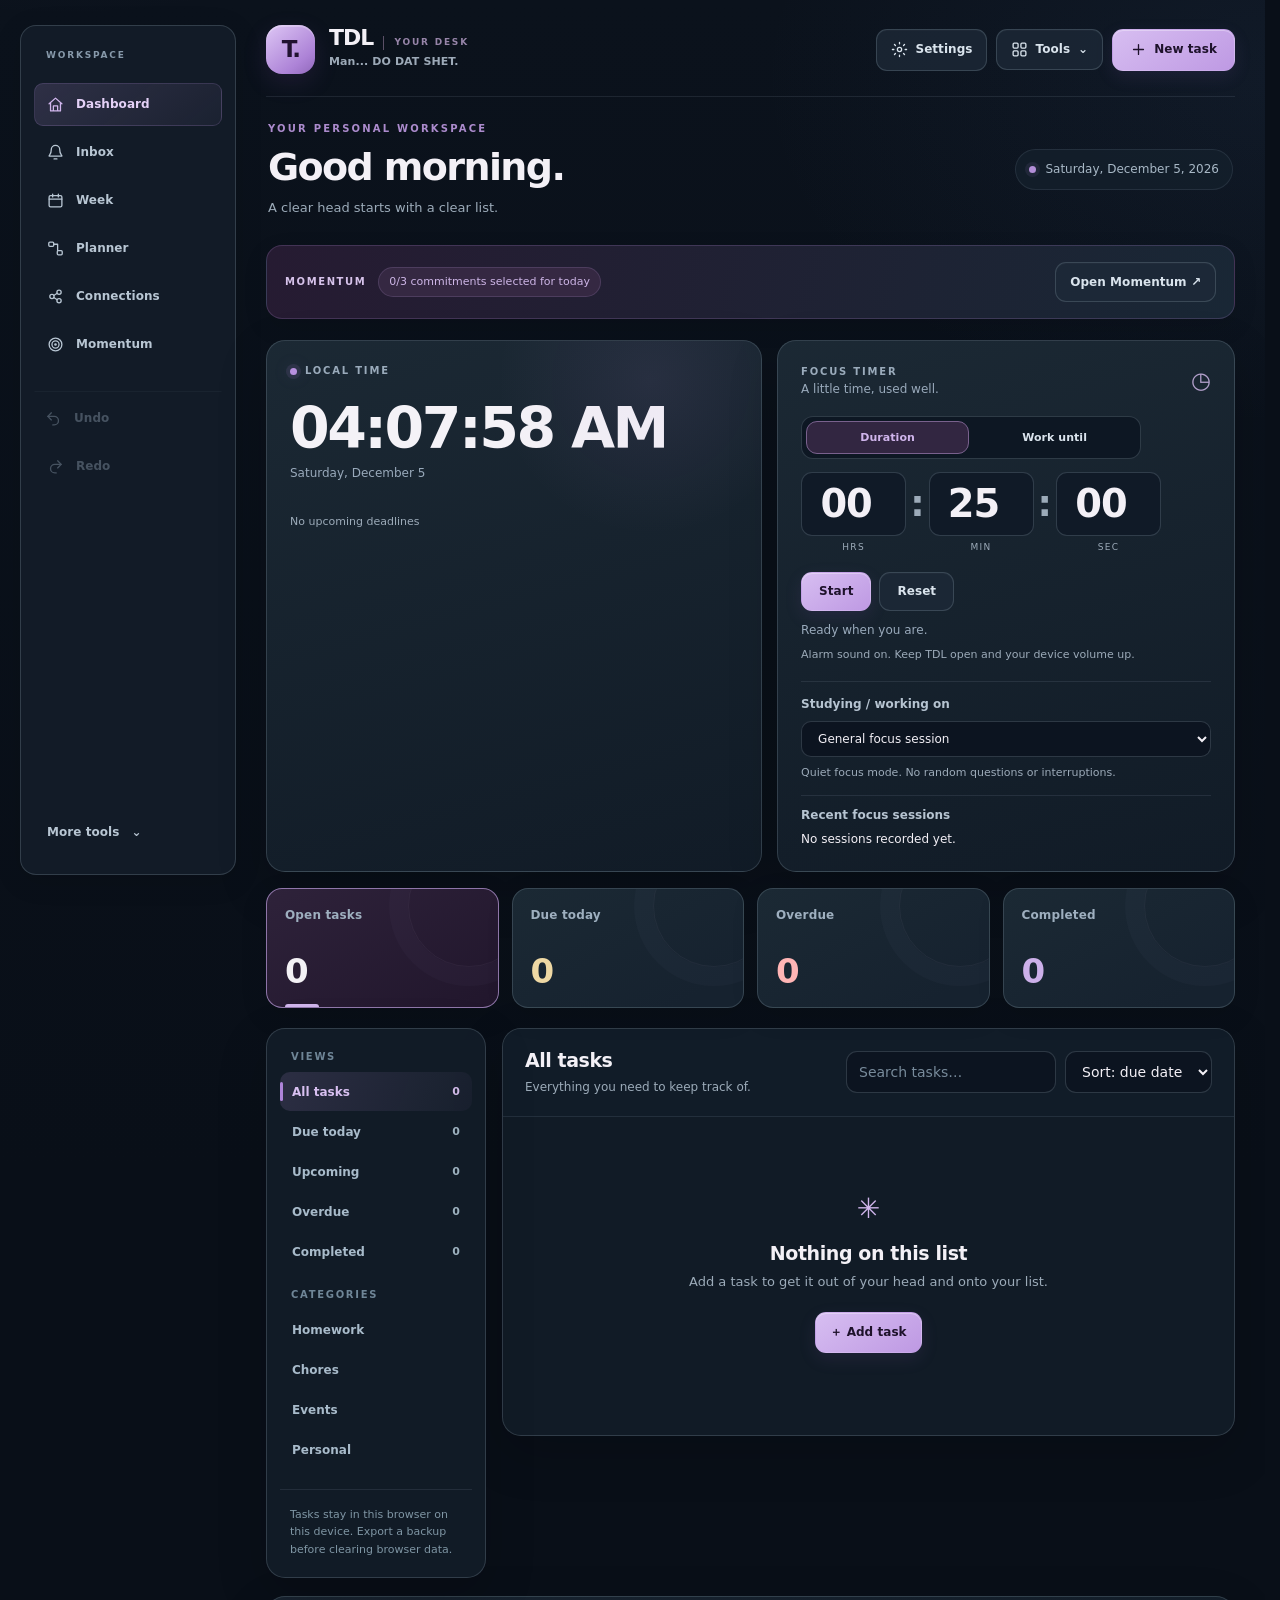
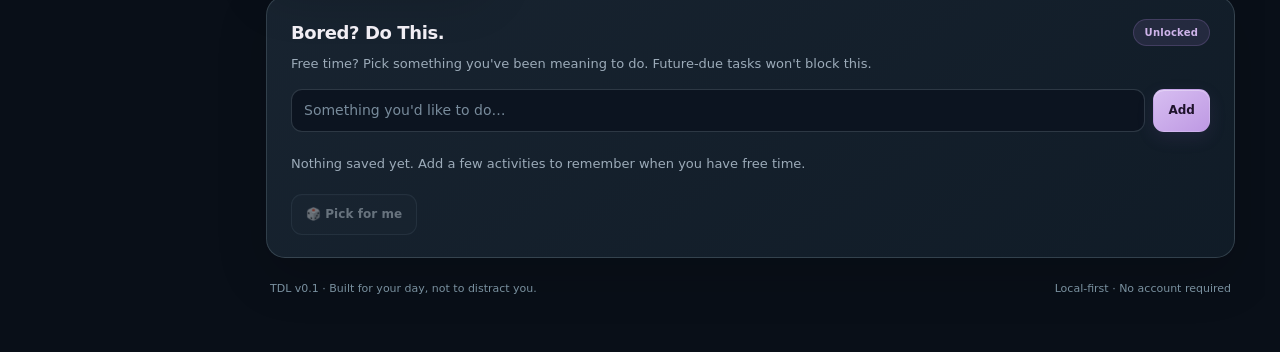
<file: index.html>
<!doctype html>
<html lang="en">
<head>
  <meta charset="utf-8">
  <meta name="viewport" content="width=device-width, initial-scale=1">
  <meta http-equiv="refresh" content="0; url=./app/">
  <title>Opening TDL…</title>
  <script>window.location.replace("./app/");</script>
</head>
<body>
  <p>Opening TDL… If you are not redirected, <a href="./app/">open TDL here</a>.</p>
</body>
</html>
</file>
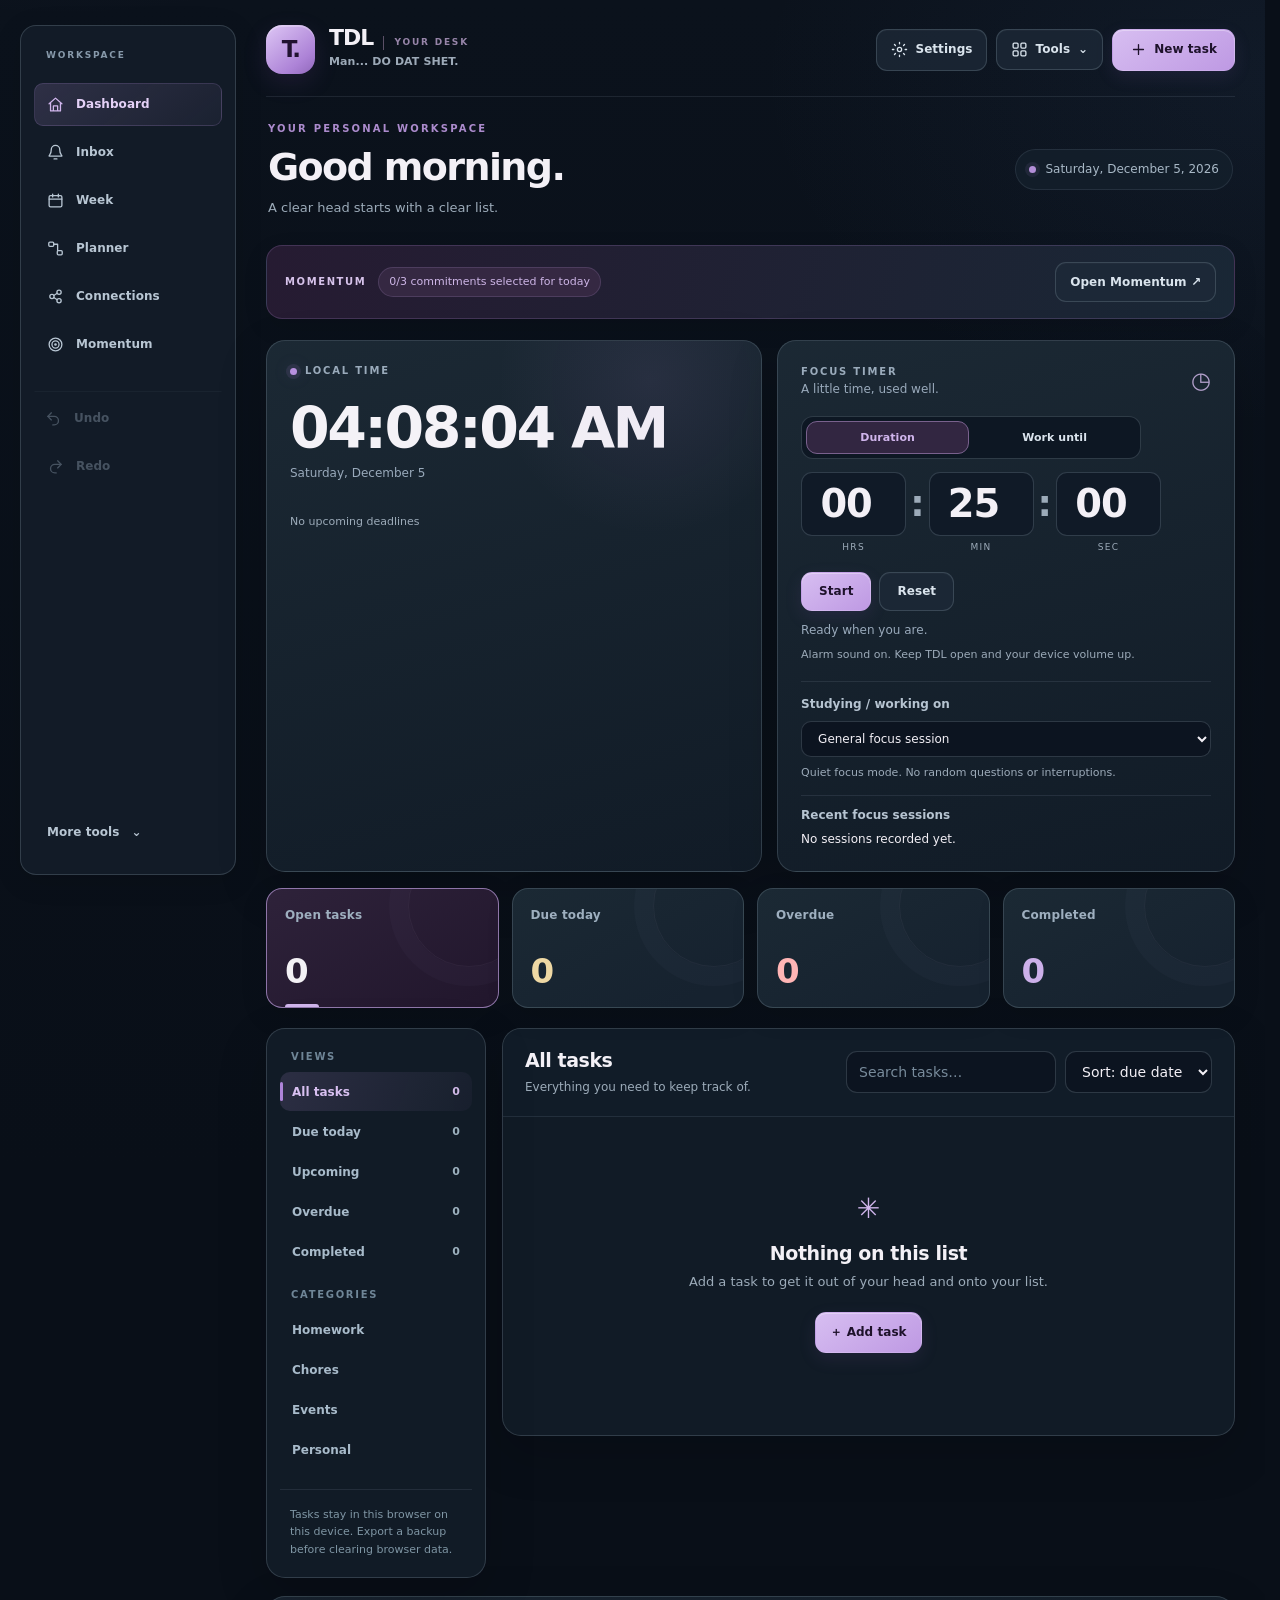
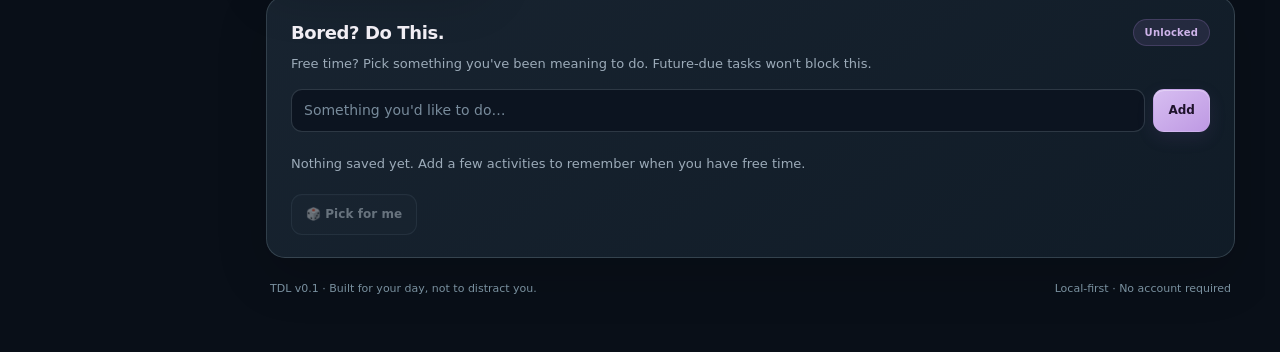
<file: app/index.html>
<!doctype html>
<html lang="en">
<head>
<meta charset="utf-8"><meta name="viewport" content="width=device-width,initial-scale=1">
<meta name="theme-color" content="#090f18"><meta name="description" content="A private, offline-first task dashboard."><link rel="manifest" href="./manifest.webmanifest"><link rel="stylesheet" href="./tdl-extras.css"><link rel="icon" href="./icon.svg" type="image/svg+xml"><title>TDL — Your workspace</title>
<style>
:root{color-scheme:dark;--bg:#11151d;--panel:#1a202b;--line:#303a4a;--text:#eef2f8;--muted:#9aa7ba;--green:#be8af2;--red:#ff9999;--yellow:#f1d17c}
*{box-sizing:border-box}body{margin:0;background:var(--bg);color:var(--text);font:15px/1.5 system-ui,-apple-system,"Segoe UI",sans-serif}.wrap{max-width:1100px;margin:auto;padding:28px 18px 50px}header{display:flex;justify-content:space-between;align-items:center;gap:12px;margin-bottom:30px}.brand{display:flex;align-items:center;gap:12px}.logo{display:grid;place-items:center;width:42px;height:42px;border-radius:12px;background:var(--green);color:#170e21;font-weight:900;font-size:20px}.brand h1{margin:0;font-size:22px}.brand p{margin:0;color:var(--text);font-size:14px;font-weight:850;line-height:1.35;letter-spacing:.1px;min-height:38px;max-width:310px}.brand{flex:0 0 345px;min-width:0}.brand>div:last-child{min-width:0}.brand p.tagline-blink{animation:tagline-blink .5s ease-in-out}@keyframes tagline-blink{0%,100%{opacity:1}35%,65%{opacity:.08}}@media(prefers-reduced-motion:reduce){.brand p.tagline-blink{animation:none}}@media(max-width:780px){header{flex-wrap:wrap}.brand{flex:1 1 100%}.brand p{min-height:0}}.btn{border:1px solid var(--line);background:#252d3a;color:var(--text);padding:10px 13px;border-radius:9px;font-weight:650;cursor:pointer}.btn:hover{filter:brightness(1.15)}.primary{background:var(--green);border-color:var(--green);color:#180f21}.intro{display:flex;justify-content:space-between;align-items:end;gap:16px;margin-bottom:22px}.eyebrow{color:var(--green);font-size:11px;letter-spacing:1.5px;text-transform:uppercase;font-weight:800}.intro h2{font-size:clamp(27px,4vw,37px);letter-spacing:-1px;margin:5px 0}.intro p,.date{margin:0;color:var(--muted)}.date{text-align:right;font-size:13px}.stats{display:grid;grid-template-columns:repeat(4,1fr);gap:12px;margin-bottom:20px}.stat{padding:15px 17px;border:1px solid var(--line);border-radius:13px;background:var(--panel)}.stat span{color:var(--muted);font-size:12px}.stat strong{display:block;font-size:28px;letter-spacing:-1px}.layout{display:grid;grid-template-columns:190px minmax(0,1fr);gap:15px}.side,.main{border:1px solid var(--line);border-radius:14px;background:var(--panel);overflow:hidden}.side{padding:12px;align-self:start}.side label{display:block;color:var(--muted);font-size:10px;letter-spacing:1.4px;font-weight:800;padding:8px}.nav{display:flex;justify-content:space-between;width:100%;border:0;border-radius:8px;padding:10px;background:transparent;color:#bac5d6;text-align:left;cursor:pointer}.nav.active,.nav:hover{background:#322a3b;color:var(--green)}.hint{border-top:1px solid var(--line);padding:12px 8px 3px;margin-top:12px;color:var(--muted);font-size:11px}.toolbar{padding:16px;border-bottom:1px solid var(--line);display:flex;justify-content:space-between;align-items:center;gap:12px;flex-wrap:wrap}.toolbar h3{margin:0;font-size:17px}.toolbar p{margin:2px 0 0;color:var(--muted);font-size:12px}.tools{display:flex;gap:7px;flex-wrap:wrap}input,select,textarea{font:inherit;color:var(--text);background:#111620;border:1px solid var(--line);border-radius:8px;padding:9px}.search{width:190px}.tasklist{padding:4px 16px}.task{display:grid;grid-template-columns:20px minmax(0,1fr) auto;gap:12px;padding:15px 0;border-bottom:1px solid var(--line);align-items:start}.task:last-child{border:0}.check{width:18px;height:18px;margin-top:4px;accent-color:var(--green)}.task-title{font-weight:700;overflow-wrap:anywhere}.done .task-title{text-decoration:line-through;color:#7d899c}.notes{font-size:12px;color:var(--muted);white-space:pre-wrap;overflow-wrap:anywhere;margin-top:4px}.meta{display:flex;flex-wrap:wrap;gap:5px;margin-top:8px}.pill{background:#293344;color:#c2cede;border-radius:20px;padding:3px 8px;font-size:10px;font-weight:750}.high,.overdue{background:#48292f;color:var(--red)}.medium,.today{background:#433a26;color:var(--yellow)}.low{background:#31263d;color:#cdb3e7}.actions{display:flex;gap:3px}.actions button{border:0;background:transparent;color:var(--muted);padding:5px;cursor:pointer}.actions button:hover{color:var(--text)}.empty{text-align:center;padding:42px 16px}.empty p{color:var(--muted);font-size:13px}.footer{margin-top:14px;color:#7f8b9e;font-size:11px;display:flex;justify-content:space-between;gap:10px}.hidden{display:none!important}.backdrop{position:fixed;inset:0;background:#000a;display:grid;place-items:center;padding:16px;z-index:5}.modal{width:min(540px,100%);max-height:90vh;overflow:auto;background:#1a202b;border:1px solid #3b4658;border-radius:15px;padding:22px}.modalhead{display:flex;justify-content:space-between;align-items:center;margin-bottom:18px}.modalhead h3{margin:0}.fields{display:grid;grid-template-columns:1fr 1fr;gap:12px}.field{display:flex;flex-direction:column;gap:5px}.field.full{grid-column:1/-1}.field label{font-size:12px;color:#c4cedc;font-weight:700}.field input,.field select,.field textarea{width:100%}.field textarea{min-height:75px;resize:vertical}.formactions{display:flex;justify-content:flex-end;gap:8px;margin-top:18px}.toast{position:fixed;bottom:20px;left:50%;transform:translateX(-50%);background:var(--green);color:#180f21;padding:10px 16px;border-radius:9px;font-weight:700;font-size:13px;z-index:10}
.time-tools{display:grid;grid-template-columns:minmax(0,.9fr) minmax(0,1.1fr);gap:12px;margin-bottom:20px}.time-card{border:1px solid var(--line);border-radius:14px;background:linear-gradient(145deg,#1b2330,#171d27);padding:17px 19px;min-width:0}.time-card-label{font-size:10px;letter-spacing:1.6px;font-weight:850;color:var(--muted);display:flex;align-items:center;gap:8px}.time-dot{width:7px;height:7px;background:var(--green);border-radius:50%;box-shadow:0 0 10px #be8af270}.live-clock{font-size:clamp(31px,5vw,48px);font-weight:750;letter-spacing:-2px;font-variant-numeric:tabular-nums;line-height:1.35;margin-top:6px}.clock-date,.timer-subtitle,.timer-status{font-size:12px;color:var(--muted)}.notification-btn{margin-top:12px;padding:8px 11px;font-size:12px}.notification-status{font-size:11px;color:var(--muted);margin-top:6px;min-height:16px}.deadline-countdowns{display:grid;gap:7px;margin-top:13px}.deadline-countdown{display:flex;justify-content:space-between;align-items:center;gap:12px;padding:7px 9px;border:1px solid var(--line);border-radius:8px;background:#11151d80;font-size:12px;min-width:0}.deadline-task{overflow:hidden;text-overflow:ellipsis;white-space:nowrap;color:var(--text)}.deadline-left{flex-shrink:0;font-weight:800;font-variant-numeric:tabular-nums}.deadline-countdown.red .deadline-left{color:var(--red)}.deadline-countdown.yellow .deadline-left{color:var(--yellow)}.deadline-countdown.green .deadline-left{color:var(--green)}.deadline-empty,.deadline-more{font-size:11px;color:var(--muted)}.deadline-empty{margin-top:10px}.timer-heading{display:flex;align-items:center;justify-content:space-between}.timer-icon{font-size:25px;color:var(--green)}.timer-display{font-size:clamp(35px,5vw,46px);font-weight:750;letter-spacing:-1.5px;font-variant-numeric:tabular-nums;line-height:1.25;margin:2px 0 12px}.timer-controls{display:flex;align-items:end;gap:8px;flex-wrap:wrap}.timer-duration{display:flex;flex-direction:column;gap:3px;color:var(--muted);font-size:10px;font-weight:700}.timer-duration input{width:76px;padding:8px}.timer-controls .btn{padding:9px 12px}.timer-status{margin:9px 0 0;min-height:18px}
@media(max-width:700px){.wrap{padding:18px 12px 35px}.time-tools{grid-template-columns:1fr}.stats{grid-template-columns:repeat(2,1fr)}.layout{grid-template-columns:1fr}.side{display:grid;grid-template-columns:repeat(2,1fr)}.side label,.hint{display:none}.intro{align-items:start;flex-direction:column}.date{text-align:left}.task{grid-template-columns:20px minmax(0,1fr)}.actions{grid-column:2;justify-content:flex-end}.search{flex:1;min-width:100px}.footer{flex-direction:column}}
@media(max-width:430px){.fields{grid-template-columns:1fr}.field.full{grid-column:auto}.date{font-size:12px}}
.focus-options{border-top:1px solid var(--line);margin-top:15px;padding-top:12px;display:grid;gap:7px;font-size:12px;color:var(--muted)}.focus-options select{width:100%;padding:8px;background:#11151d;color:var(--text);border:1px solid var(--line);border-radius:8px}.focus-toggle{display:flex;align-items:center;gap:8px;color:var(--text)}.focus-options small{font-size:11px}.focus-history{margin-top:14px;padding-top:10px;border-top:1px solid var(--line);font-size:12px}.focus-history strong{display:block;margin-bottom:6px}.focus-history-row{display:flex;justify-content:space-between;gap:8px;padding:5px 0;color:var(--muted);border-bottom:1px solid #303a4a55}.focus-history-row span:first-child{overflow:hidden;text-overflow:ellipsis;white-space:nowrap}.focus-modal{position:fixed;inset:0;z-index:100;background:#050810d9;display:grid;place-items:center;padding:16px}.focus-modal.hidden{display:none}.focus-dialog{width:min(100%,450px);padding:24px;background:var(--panel);border:1px solid var(--line);border-radius:16px;box-shadow:0 16px 60px #0008}.focus-dialog h3{font-size:22px;margin:10px 0}.focus-dialog p{font-size:16px}.focus-dialog form{display:flex;gap:8px}.focus-dialog input{min-width:0;flex:1;padding:10px;background:#11151d;color:var(--text);border:1px solid var(--line);border-radius:8px}.focus-dialog-actions{display:flex;justify-content:space-between;align-items:center;gap:8px;margin-top:14px;color:var(--muted);font-size:12px}#focusFeedback{font-size:12px;color:var(--yellow);min-height:18px}
.settings-dialog{max-height:min(90vh,760px);overflow:auto}.settings-group{display:grid;gap:10px;border-top:1px solid var(--line);padding:16px 0}.settings-group strong{font-size:14px}.settings-group label{font-size:13px}.settings-group small,.settings-group p{color:var(--muted);font-size:12px;margin:0}.settings-group input[type=number]{width:92px;padding:9px;background:#11151d;border:1px solid var(--line);border-radius:8px;color:var(--text)}.settings-group .btn{justify-self:start}.settings-note{font-size:11px!important}
#quickText{width:100%;min-height:160px;background:#11151d;border:1px solid var(--line);border-radius:8px;color:var(--text);padding:10px} .assignment-link{color:var(--green);font-size:12px;font-weight:700}
.stat-link{color:var(--text);text-align:left;cursor:pointer;font:inherit;transition:border-color .15s,background .15s}.stat-link:hover,.stat-link:focus-visible,.stat-link.active{border-color:var(--green);background:#292230;outline-offset:3px}.timer-edit{display:block;width:100%;height:auto;border:1px solid transparent;background:transparent;color:var(--text);font-family:inherit;text-align:left;padding:0;border-radius:7px;outline-offset:3px}.timer-edit:not(:disabled):hover,.timer-edit:not(:disabled):focus{border-color:var(--green);background:#11151d}.timer-edit:disabled{opacity:1;cursor:default;-webkit-text-fill-color:var(--text)}
.subtask-entry,.subtask-edit-row{display:flex;gap:8px;align-items:center}.subtask-entry input,.subtask-edit-row input[type=text]{flex:1;min-width:0}.subtask-editor,.subtasks{display:grid;gap:7px;margin-top:9px}.subtask-progress{font-size:12px;color:var(--muted);margin-top:7px}.subtask-row{display:flex;gap:8px;align-items:center;font-size:13px;cursor:pointer}.subtask-row input{accent-color:var(--green)}.subtask-row.is-done span{text-decoration:line-through;color:var(--muted)}
.activity-section{margin-top:18px;border:1px solid var(--line);border-radius:14px;background:var(--panel);padding:18px}.activity-head{display:flex;justify-content:space-between;align-items:center;gap:12px}.activity-head h3{margin:0;font-size:19px}.activity-status{font-size:11px;border-radius:99px;padding:4px 9px;background:#31263d;color:var(--green);font-weight:800}.activity-status.locked{background:#48292f;color:var(--red)}.activity-muted{color:var(--muted);font-size:13px;margin:8px 0}.activity-entry{display:flex;gap:8px;margin:14px 0}.activity-entry input{flex:1;min-width:0}.activity-items{display:grid;gap:8px;margin:12px 0}.activity-item{display:flex;gap:8px;align-items:center;justify-content:space-between;padding:9px 12px;background:#111620;border:1px solid var(--line);border-radius:9px}.activity-pick{padding:12px;background:#2f243a;border-radius:9px;font-weight:700;color:var(--green)}.overdue-actions{display:flex;flex-wrap:wrap;gap:8px;margin-top:12px}
</style>
<link rel="stylesheet" href="./tdl-theme.css">
<link rel="stylesheet" href="./tdl-workspace.css">
<link rel="stylesheet" href="./tdl-momentum.css">
<link rel="stylesheet" href="./tdl-connections.css">
<link rel="stylesheet" href="./tdl-sidebar.css">
<link rel="stylesheet" href="./tdl-alarm.css">
<link rel="stylesheet" href="./tdl-inputs.css">
<link rel="stylesheet" href="./tdl-polish.css">
</head>
<body><div class="wrap">
<header>
<div class="brand"><div class="logo" aria-hidden="true">T.</div><div class="brand-details"><div class="brand-heading"><h1>TDL</h1><span class="brand-label">YOUR DESK</span></div><p id="tagline" aria-live="polite">Man... DO DAT SHET.</p></div></div>
<div class="header-actions">
<button class="btn" id="settingsOpen" type="button"><span class="header-icon" aria-hidden="true"><svg viewBox="0 0 24 24" fill="none" stroke="currentColor" stroke-width="1.85" stroke-linecap="round" stroke-linejoin="round"><circle cx="12" cy="12" r="3"/><path d="M12 2v2M12 20v2M4.9 4.9l1.4 1.4m11.4 11.4 1.4 1.4M2 12h2m16 0h2M4.9 19.1l1.4-1.4M17.7 6.3l1.4-1.4"/></svg></span> Settings</button>
<details class="header-utilities"><summary class="btn"><span class="header-icon" aria-hidden="true"><svg viewBox="0 0 24 24" fill="none" stroke="currentColor" stroke-width="1.85" stroke-linecap="round" stroke-linejoin="round"><rect x="3" y="3" width="7" height="7" rx="1.5"/><rect x="14" y="3" width="7" height="7" rx="1.5"/><rect x="3" y="14" width="7" height="7" rx="1.5"/><rect x="14" y="14" width="7" height="7" rx="1.5"/></svg></span> Tools <span aria-hidden="true">⌄</span></summary>
<div class="utility-popover"><button class="btn" id="export" type="button">↓ Export tasks</button><button class="btn" id="importBtn" type="button">↑ Import tasks</button><button class="btn" id="quickAdd" type="button">↳ Paste assignment</button></div></details>
<button class="btn primary" id="add" type="button"><span class="header-icon" aria-hidden="true"><svg viewBox="0 0 24 24" fill="none" stroke="currentColor" stroke-width="1.85" stroke-linecap="round" stroke-linejoin="round"><path d="M12 5v14M5 12h14"/></svg></span> New task</button>
</div></header>
<section class="intro"><div><div class="eyebrow">YOUR PERSONAL WORKSPACE</div><h2 id="greeting">Let's get things done.</h2><p>A clear head starts with a clear list.</p></div><div class="date" id="todayLabel"></div></section>
<section class="time-tools" aria-label="Clock and timer">
  <article class="time-card clock-card">
    <div class="time-card-label"><span class="time-dot"></span> LOCAL TIME</div>
    <div id="liveClock" class="live-clock" aria-label="Current local time">--:--:--</div>
    <div id="clockDate" class="clock-date">Loading date…</div>

    <div class="deadline-countdowns" id="deadlineCountdowns" aria-label="Upcoming task deadlines"></div>
  </article>
  <article class="time-card timer-card">
    <div class="timer-heading"><div><div class="time-card-label">FOCUS TIMER</div><div class="timer-subtitle">A little time, used well.</div></div><span class="timer-icon">◷</span></div>
    <div class="timer-modes" role="group" aria-label="Timer mode"><button id="timerDurationMode" class="btn" type="button" aria-pressed="true">Duration</button><button id="timerUntilMode" class="btn" type="button" aria-pressed="false">Work until</button></div>
    <div class="timer-until" id="workUntilPanel" hidden><label for="timerUntil">Finish working at</label><input id="timerUntil" type="time" step="60" aria-describedby="timerUntilHint"><small id="timerUntilHint">Choose a finish time.</small></div>
    <div class="timer-segments" role="group" aria-label="Timer hours, minutes and seconds"><label class="timer-segment"><input id="timerHours" type="number" min="0" max="24" step="1" inputmode="numeric" value="00" aria-label="Timer hours"><span>HRS</span></label><span class="timer-colon" aria-hidden="true">:</span><label class="timer-segment"><input id="timerMinutes" type="number" min="0" max="59" step="1" inputmode="numeric" value="25" aria-label="Timer minutes"><span>MIN</span></label><span class="timer-colon" aria-hidden="true">:</span><label class="timer-segment"><input id="timerSeconds" type="number" min="0" max="59" step="1" inputmode="numeric" value="00" aria-label="Timer seconds"><span>SEC</span></label></div>
    <div class="timer-controls">
      <button class="btn primary" id="timerStart" type="button">Start</button>
      <button class="btn" id="timerReset" type="button">Reset</button>
    </div>
    <p id="timerStatus" class="timer-status">Ready when you are.</p>
    <p id="alarmHint" class="alarm-hint" role="status">Alarm sound on. Keep TDL open and your device volume up.</p>
    <div class="focus-options">
      <label for="focusTask">Studying / working on</label>
      <select id="focusTask"><option value="">General focus session</option></select>
      <small>Quiet focus mode. No random questions or interruptions.</small>
    </div>
    <div class="focus-history"><strong>Recent focus sessions</strong><div id="focusHistory">No sessions recorded yet.</div></div>
  </article>
</section>
<div id="settingsModal" class="focus-modal hidden" role="dialog" aria-modal="true" aria-labelledby="settingsTitle">
 <div class="focus-dialog settings-dialog">
  <div class="time-card-label">TDL PREFERENCES</div>
  <h3 id="settingsTitle">Settings</h3>
  <div class="settings-group"><strong>Focus timer</strong>
   <small>The timer rings when it finishes. Completed focus time is saved locally in your session history.</small>
   <div class="timer-default-inputs"><label for="settingTimerHours">Default hours<input type="number" id="settingTimerHours" min="0" max="24" step="1" value="0"></label><label for="settingTimerMinutes">Default minutes<input type="number" id="settingTimerMinutes" min="0" max="59" step="1" value="25"></label><label for="settingTimerSeconds">Default seconds<input type="number" id="settingTimerSeconds" min="0" max="59" step="1" value="0"></label></div><small>From 1 second to 24 hours.</small>
  </div>
  <div class="settings-group"><strong>Timer alarm</strong>
   <label class="alarm-setting-toggle"><input id="alarmSoundEnabled" type="checkbox" checked> Play a repeating alarm when a timer finishes</label>
   <div class="alarm-volume"><label for="alarmVolume">Alarm volume</label><input id="alarmVolume" type="range" min="10" max="100" step="5" value="75"><output id="alarmVolumeValue" for="alarmVolume">75%</output></div>
   <button class="btn" id="alarmPreview" type="button">Preview alarm</button>
   <small>Keep TDL open for timer alerts. Sound depends on device volume and browser settings. Closed or suspended web apps cannot guarantee an alarm. Enable notifications below for system alerts where supported.</small>
  </div>
  <div class="settings-group"><strong>Notifications</strong><p id="notificationStatus" class="settings-note" role="status">Checking browser permission…</p><div style="display:flex;gap:8px;flex-wrap:wrap"><button class="btn" type="button" id="enableNotifications">Enable notifications</button><button class="btn" type="button" id="testNotifications" disabled>Send test notification</button></div><p id="notificationTestResult" class="settings-note" role="status"></p><small>TDL checks reminders only while the app is running. Closed-app alerts are not currently supported. If a test is accepted but nothing appears on your Mac, check macOS System Settings → Notifications for TDL or Google Chrome, and check Focus/Do Not Disturb.</small></div>
  <div class="settings-group"><strong>Data & privacy</strong>
   <p>Tasks, settings, and focus history are stored in this browser. No account or cloud sync.</p>
   <button class="btn" type="button" id="settingsExport">Export task backup</button>
   <p class="settings-note">Export your tasks regularly. Clearing browser site data can erase your local information.</p>
  </div>
  <div class="focus-dialog-actions"><span id="settingsSaved" role="status">Changes save automatically.</span><button class="btn primary" type="button" id="settingsClose">Done</button></div>
 </div>
</div>
<div id="overdueCheckin" class="focus-modal hidden" role="dialog" aria-modal="true" aria-labelledby="overdueCheckinTitle"><div class="focus-dialog"><div class="time-card-label">OVERDUE CHECK-IN · EVERY 90 MINUTES</div><h3 id="overdueCheckinTitle">Did you finish this task?</h3><p id="overdueCheckinTask"></p><div class="overdue-actions"><button type="button" class="btn primary" id="overdueYes">Yes, finished it</button><button type="button" class="btn" id="overdueLater">Not yet — remind me later</button><button type="button" class="btn" id="overdueView">View task</button></div></div></div><div id="notificationModal" class="focus-modal hidden" role="dialog" aria-modal="true" aria-labelledby="notificationPromptTitle"><div class="focus-dialog"><div class="time-card-label">DEADLINE REMINDERS</div><h3 id="notificationPromptTitle">Enable notifications?</h3><p>TDL can remind you about today's tasks and approaching deadlines while the app is open. Allow browser notifications?</p><div class="focus-dialog-actions"><button class="btn" id="notificationNo" type="button">No thanks</button><button class="btn primary" id="notificationYes" type="button">Enable notifications</button></div></div></div>
<section class="stats" aria-label="Task filters"><button type="button" class="stat stat-link" data-stat-view="all"><span>Open tasks</span><strong id="openCount">0</strong></button><button type="button" class="stat stat-link" data-stat-view="today"><span>Due today</span><strong id="todayCount">0</strong></button><button type="button" class="stat stat-link" data-stat-view="overdue"><span>Overdue</span><strong id="overdueCount">0</strong></button><button type="button" class="stat stat-link" data-stat-view="completed"><span>Completed</span><strong id="doneCount">0</strong></button></section>
<div class="layout"><aside class="side"><label>VIEWS</label><button class="nav active" data-view="all">All tasks <span id="allCount">0</span></button><button class="nav" data-view="today">Due today <span id="navToday">0</span></button><button class="nav" data-view="upcoming">Upcoming <span id="navUpcoming">0</span></button><button class="nav" data-view="overdue">Overdue <span id="navOverdue">0</span></button><button class="nav" data-view="completed">Completed <span id="navDone">0</span></button><label>CATEGORIES</label><button class="nav" data-category="Homework">Homework</button><button class="nav" data-category="Chore">Chores</button><button class="nav" data-category="Event">Events</button><button class="nav" data-category="Personal">Personal</button><div id="customCategoryNav"></div><div class="hint">Tasks stay in this browser on this device. Export a backup before clearing browser data.</div></aside>
<main class="main"><div class="toolbar"><div><h3 id="listTitle">All tasks</h3><p id="subtitle">Everything you need to keep track of.</p></div><div class="tools"><input id="search" class="search" type="search" placeholder="Search tasks…" aria-label="Search tasks"><select id="sort" aria-label="Sort tasks"><option value="due">Sort: due date</option><option value="priority">Sort: priority</option><option value="newest">Sort: newest</option></select></div></div><div id="taskList" class="tasklist"></div></main></div>
<section class="activity-section" aria-labelledby="activitiesTitle"><div class="activity-head"><h3 id="activitiesTitle">Bored? Do This.</h3><span class="activity-status locked" id="activityStatus">Locked</span></div><p class="activity-muted" id="activityMessage">Finish today's and overdue tasks to unlock your activity bank.</p><div id="activitiesUnlocked" class="hidden"><form id="activityForm" class="activity-entry"><input id="activityInput" maxlength="140" placeholder="Something you'd like to do…" aria-label="Add optional activity" required><button class="btn primary" type="submit">Add</button></form><div id="activityItems" class="activity-items"></div><button class="btn" type="button" id="activityRandom">🎲 Pick for me</button><div id="activityPicked" class="activity-pick hidden" role="status"></div></div></section><div class="footer"><span>TDL v0.1 · Built for your day, not to distract you.</span><span>Local-first · No account required</span></div></div>
<div id="backdrop" class="backdrop hidden"><section class="modal" role="dialog" aria-modal="true" aria-labelledby="modalTitle"><div class="modalhead"><h3 id="modalTitle">Add a task</h3><button class="btn" id="close" aria-label="Close">×</button></div><form id="form"><div class="fields"><div class="field full"><label for="title">Task name *</label><input id="title" maxlength="160" required placeholder="Finish Network Security lab"></div><div class="field"><label for="category">Category</label><div class="category-combobox"><input id="category" type="text" maxlength="50" placeholder="Choose or type a category" autocomplete="off" spellcheck="false" role="combobox" aria-autocomplete="list" aria-expanded="false" aria-controls="categoryOptions" aria-haspopup="listbox"><button id="categoryToggle" type="button" tabindex="-1" aria-label="Show category suggestions"><svg viewBox="0 0 20 20" aria-hidden="true"><path d="m5 7 5 5 5-5"/></svg></button><ul id="categoryOptions" class="category-options" role="listbox" aria-label="Category suggestions" hidden></ul></div><small style="color:var(--muted)">Choose a category or type your own.</small></div><div class="field"><label for="priority">Priority</label><select id="priority"><option value="medium">Medium</option><option value="high">High</option><option value="low">Low</option></select></div><div class="field"><label for="due">Due date (optional)</label><input id="due" type="date"></div><div class="field"><label for="time">Time (optional)</label><input id="time" type="time"></div><div class="field"><label for="repeat">Repeat</label><select id="repeat"><option value="none">Does not repeat</option><option value="daily">Every day</option><option value="weekdays">Weekdays (Mon–Fri)</option><option value="weekly">Every week</option><option value="monthly">Every month</option><option value="yearly">Every year</option></select></div><div class="field"><label for="repeatEnd">Repeat until (optional)</label><input id="repeatEnd" type="date"></div><div class="field full"><label for="assignmentUrl">Assignment URL</label><input id="assignmentUrl" type="url" maxlength="2000" placeholder="https://..."></div><div class="field full"><label for="subtaskEntry">Subtasks</label><div class="subtask-entry"><input id="subtaskEntry" maxlength="160" placeholder="Add a step…"><button type="button" class="btn" id="subtaskAdd">Add step</button></div><div id="subtaskEditor" class="subtask-editor"></div><small>Break larger tasks into checkable steps.</small></div><div class="field full"><label for="notes">Notes (optional)</label><textarea id="notes" maxlength="2000" placeholder="Details or anything you need to remember…"></textarea></div></div><p id="taskSaveError" class="task-save-error" role="alert" hidden></p><div class="formactions"><button type="button" class="btn" id="cancel">Cancel</button><button class="btn primary" type="submit">Save task</button></div></form></section></div>
<div id="quickModal" class="focus-modal hidden" role="dialog" aria-modal="true" aria-labelledby="quickTitle"><div class="focus-dialog"><h3 id="quickTitle">Paste homework details</h3><p>Paste an assignment link or copied text. Review before saving.</p><textarea id="quickText" rows="7" placeholder="Chapter 8 Quiz&#10;Due: 2026-10-19 11:59 PM&#10;https://example.edu/assignment"></textarea><p id="quickStatus" role="status"></p><div class="focus-dialog-actions"><button class="btn" id="quickCancel" type="button">Cancel</button><button class="btn primary" id="quickParse" type="button">Review task</button></div></div></div><input type="file" id="file" accept=".json,application/json" class="hidden"><div id="toast" class="toast hidden" role="status"></div>
<script src="./tdl-input-utils.js"></script>
<script src="./tdl-alarm.js"></script>
<script>
(function(){
"use strict";
var storedTaskRaw=null;
var KEY="tdl.tasks.v1",tasks=read(),view="all",category="",editing=null,toastTimer,lastSavedTasks=JSON.stringify(tasks),taskLastFocus=null;
function $(s){return document.querySelector(s)}function all(s){return Array.prototype.slice.call(document.querySelectorAll(s))}
function read(){try{storedTaskRaw=localStorage.getItem(KEY);var x=JSON.parse(storedTaskRaw||"[]");return Array.isArray(x)?x.filter(function(t){return t&&typeof t.id==="string"&&typeof t.title==="string"}):[]}catch(e){return []}}
function taskFormError(message){$("#taskSaveError").textContent=message;$("#taskSaveError").hidden=false}
function save(){
 var message="Could not save. Browser storage may be full or unavailable.";
 try{
  var priorData=localStorage.getItem(KEY);
  if(priorData!==storedTaskRaw){message="Tasks changed in another tab. Reload TDL before saving; your draft is still here.";throw Error("Concurrent task change")}
  var nextData=JSON.stringify(tasks);localStorage.setItem(KEY,nextData);storedTaskRaw=nextData;lastSavedTasks=nextData;
  $("#taskSaveError").hidden=true;
  if(window.TDLX&&typeof window.TDLX.afterTaskSave==="function"){try{window.TDLX.afterTaskSave(priorData)}catch(historyError){console.error("TDL task history failed",historyError)}}
  return true;
 }catch(e){tasks=JSON.parse(lastSavedTasks);taskFormError(message);notify(message);return false}
}
function today(){var d=new Date();return d.getFullYear()+"-"+String(d.getMonth()+1).padStart(2,"0")+"-"+String(d.getDate()).padStart(2,"0")}
function parseDate(s){if(!/^\d{4}-\d{2}-\d{2}$/.test(String(s||"")))return null;var p=s.split("-").map(Number),d=new Date(p[0],p[1]-1,p[2]);return d.getFullYear()===p[0]&&d.getMonth()===p[1]-1&&d.getDate()===p[2]?d:null}
// Recurrence is stored on each occurrence. Completing an occurrence creates the next one.
function isoLocal(d){return d.getFullYear()+"-"+String(d.getMonth()+1).padStart(2,"0")+"-"+String(d.getDate()).padStart(2,"0")}
function nextRepeatDate(date,repeat,anchorDay){var d=parseDate(date);if(!d)return "";if(repeat==="daily")d.setDate(d.getDate()+1);else if(repeat==="weekdays"){do{d.setDate(d.getDate()+1)}while(d.getDay()===0||d.getDay()===6)}else if(repeat==="weekly")d.setDate(d.getDate()+7);else if(repeat==="monthly"){var day=anchorDay||d.getDate();d.setDate(1);d.setMonth(d.getMonth()+1);var last=new Date(d.getFullYear(),d.getMonth()+1,0).getDate();d.setDate(Math.min(day,last))}else if(repeat==="yearly"){var month=d.getMonth(),day=anchorDay||d.getDate();d.setDate(1);d.setFullYear(d.getFullYear()+1);d.setMonth(month);d.setDate(Math.min(day,new Date(d.getFullYear(),month+1,0).getDate()))}else return "";return isoLocal(d)}
function spawnNextOccurrence(t){if(!t.repeat||t.repeat==="none"||!t.dueDate)return;var series=t.seriesId||t.id,original=tasks.filter(function(x){return x.id===series||x.seriesId===series}).sort(function(a,b){return (a.dueDate||"").localeCompare(b.dueDate||"")})[0],anchor=t.repeatAnchorDay||(original&&Number((original.dueDate||"").slice(-2)))||Number(t.dueDate.slice(-2));var next=nextRepeatDate(t.dueDate,t.repeat,anchor);if(!next||t.repeatEnd&&next>t.repeatEnd)return;if(tasks.some(function(x){return (x.id===series||x.seriesId===series)&&x.dueDate===next}))return;tasks.push(Object.assign({},t,{id:window.crypto&&crypto.randomUUID?crypto.randomUUID():String(Date.now())+Math.random(),seriesId:series,repeatAnchorDay:anchor,dueDate:next,completed:false,subtasks:taskSubtasks(t).map(function(st){return {id:window.crypto&&crypto.randomUUID?crypto.randomUUID():String(Date.now())+Math.random(),title:st.title,completed:false}}),createdAt:Date.now(),updatedAt:Date.now()}))}
function dateLabel(s){var d=parseDate(s);return d?d.toLocaleDateString(undefined,{month:"short",day:"numeric",year:d.getFullYear()!==new Date().getFullYear()?"numeric":undefined}):""}
function dueAt(t){return window.TDLInputUtils.taskDeadline(t)}function deadlineRank(t){var due=dueAt(t);return due?due.getTime():Infinity}function overdue(t){var due=dueAt(t);return !t.completed&&due&&due.getTime()<Date.now()}function dueToday(t){return !t.completed&&t.dueDate===today()}
function safeAssignmentUrl(s){try{var u=new URL(String(s||"").trim());return /^https?:$/.test(u.protocol)?u.href:""}catch(e){return ""}}
function parseAssignment(text){var lines=text.trim().split(/\r?\n/).map(function(x){return x.trim()}).filter(Boolean),urlMatch=text.match(/https?:\/\/[^\s<>"']+/i),url=safeAssignmentUrl(urlMatch?urlMatch[0].replace(/[),.;]+$/,""):""),dueMatch=text.match(/\bdue\s*(?:date)?\s*[:\-]\s*([^\n]+)/i),due="",time="";if(dueMatch){var value=dueMatch[1],iso=value.match(/20\d{2}-\d{2}-\d{2}/);if(iso)due=iso[0];else{var d=new Date(value.replace(/\s+at\s+/i," "));if(!isNaN(d.getTime()))due=isoLocal(d)}var clock=value.match(/(\d{1,2}):(\d{2})\s*(am|pm)?/i);if(clock){var h=+clock[1],m=+clock[2];if(clock[3])h=h%12+(clock[3].toLowerCase()==="pm"?12:0);if(h<24&&m<60)time=String(h).padStart(2,"0")+":"+String(m).padStart(2,"0")}}var title=lines.find(function(x){return !/^https?:/i.test(x)&&!/^due\s*(date)?\s*[:\-]/i.test(x)&&x.length<=160})||"";return {title:title,url:url,due:due,time:time,notes:lines.filter(function(x){return x!==title&&!/^https?:/i.test(x)&&!/^due\s*(date)?\s*[:\-]/i.test(x)}).join("\n").slice(0,2000)}}
function esc(s){return String(s==null?"":s).replace(/[&<>"']/g,function(c){return {"&":"&amp;","<":"&lt;",">":"&gt;",'"':"&quot;","'":"&#39;"}[c]})}
function notify(s){var el=$("#toast");el.textContent=s;el.classList.remove("hidden");clearTimeout(toastTimer);toastTimer=setTimeout(function(){el.classList.add("hidden")},2500)}
function counts(){var open=tasks.filter(function(t){return !t.completed});return {open:open.length,today:open.filter(dueToday).length,overdue:open.filter(overdue).length,done:tasks.filter(function(t){return t.completed}).length,upcoming:open.filter(function(t){return t.dueDate&&t.dueDate>today()}).length}}
function stats(){var c=counts();$("#openCount").textContent=c.open;$("#todayCount").textContent=c.today;$("#overdueCount").textContent=c.overdue;$("#doneCount").textContent=c.done;$("#allCount").textContent=c.open;$("#navToday").textContent=c.today;$("#navOverdue").textContent=c.overdue;$("#navDone").textContent=c.done;$("#navUpcoming").textContent=c.upcoming}
function title(){if(category)return ({Homework:"Homework",Chore:"Chores",Event:"Events",Personal:"Personal"}[category]||category);return {all:"All tasks",today:"Due today",upcoming:"Upcoming",overdue:"Overdue",completed:"Completed"}[view]||"All tasks"}
function categoryKey(name){return String(name||"Personal").trim().toLocaleLowerCase()}
function priorityRank(value){return value==="high"?0:value==="low"?2:1}
function getTasks(){var q=$("#search").value.trim().toLowerCase();var list=tasks.filter(function(t){if(category&&categoryKey(t.category)!==categoryKey(category))return false;if(!category){if(view==="today"&&!dueToday(t))return false;if(view==="upcoming"&&(t.completed||!t.dueDate||t.dueDate<=today()))return false;if(view==="overdue"&&!overdue(t))return false;if(view==="completed"&&!t.completed)return false;if(view!=="completed"&&view!=="overdue"&&t.completed)return false}return !q||[t.title,t.notes,t.category,t.priority].some(function(v){return String(v||"").toLowerCase().indexOf(q)!==-1})});var sort=$("#sort").value;list.sort(function(a,b){if(sort==="newest")return (b.createdAt||0)-(a.createdAt||0);if(sort==="priority")return priorityRank(a.priority)-priorityRank(b.priority)||(deadlineRank(a)-deadlineRank(b));return (a.completed-b.completed)||(deadlineRank(a)-deadlineRank(b))||(priorityRank(a.priority)-priorityRank(b.priority))});return list}
function taskSubtasks(t){return Array.isArray(t.subtasks)?t.subtasks.filter(function(x){return x&&typeof x.title==="string"}):[]}
var draftSubtasks=[];
function fitSubtaskTitle(input){input.style.height="auto";input.style.height=Math.min(180,Math.max(54,input.scrollHeight))+"px"}
function fitSubtaskTitles(){all('#subtaskEditor textarea[data-sub-edit="title"]').forEach(fitSubtaskTitle)}
window.addEventListener("resize",fitSubtaskTitles);
function renderSubtaskEditor(){$("#subtaskEditor").innerHTML=draftSubtasks.map(function(st,i){return '<div class="subtask-edit-row" data-sub-index="'+i+'"><input type="checkbox" data-sub-edit="check" '+(st.completed?"checked":"")+' aria-label="Step completed"><textarea data-sub-edit="title" maxlength="160" rows="2" aria-label="Step title">'+esc(st.title)+'</textarea><button type="button" class="btn" data-sub-edit="remove" aria-label="Remove step">×</button></div>'}).join("");fitSubtaskTitles()}
function addDraftSubtask(){var input=$("#subtaskEntry"),title=input.value.trim();if(!title)return;if(draftSubtasks.length>=50){notify("Maximum 50 steps");return}draftSubtasks.push({id:window.crypto&&crypto.randomUUID?crypto.randomUUID():String(Date.now())+Math.random(),title:title,completed:false});input.value="";renderSubtaskEditor();input.focus()}
$("#subtaskAdd").addEventListener("click",addDraftSubtask);
$("#subtaskEntry").addEventListener("keydown",function(e){if(e.key==="Enter"){e.preventDefault();addDraftSubtask()}});
$("#subtaskEditor").addEventListener("input",function(e){if(e.target.dataset.subEdit!=="title")return;var i=Number(e.target.closest("[data-sub-index]").dataset.subIndex);if(draftSubtasks[i]){draftSubtasks[i].title=e.target.value;fitSubtaskTitle(e.target)}});
$("#subtaskEditor").addEventListener("change",function(e){if(e.target.dataset.subEdit!=="check")return;var i=Number(e.target.closest("[data-sub-index]").dataset.subIndex);if(draftSubtasks[i])draftSubtasks[i].completed=e.target.checked});
$("#subtaskEditor").addEventListener("click",function(e){if(e.target.dataset.subEdit!=="remove")return;var i=Number(e.target.closest("[data-sub-index]").dataset.subIndex);draftSubtasks.splice(i,1);renderSubtaskEditor()});
function renderCategoryNav(){
 var defaults=["Homework","Chore","Event","Personal"];
 var names=Array.from(new Map(tasks.map(function(t){var name=String(t.category||"Personal").trim();return [categoryKey(name),name]})).values()).filter(Boolean);
 var custom=names.filter(function(n){return !defaults.some(function(d){return d.toLowerCase()===n.toLowerCase()})}).sort(function(a,b){return a.localeCompare(b)});
 $("#customCategoryNav").innerHTML=custom.map(function(n){return '<button class="nav" type="button" data-category="'+esc(n)+'">'+esc(n)+'</button>'}).join("");

}
$("#customCategoryNav").addEventListener("click",function(e){var b=e.target.closest("[data-category]");if(!b)return;view="all";category=b.dataset.category;render()});
function relationMeta(t){
 var links=window.TDLConnections;
 if(!links)return "";
 var info=links.summary(t.id);
 var out="";
 if(info.total)out+='<span class="pill tdlc-task-pill">↗ '+info.total+' link'+(info.total===1?"":"s")+'</span>';
 if(!t.completed&&info.blocked)out+='<span class="pill tdlc-task-blocked">⛔ '+info.blocked+' unmet prerequisite'+(info.blocked===1?"":"s")+'</span>';
 if(info.children)out+='<span class="pill tdlc-task-child-progress">◫ '+info.childrenDone+'/'+info.children+' child tasks</span>';
 return out
}
function render(){refreshFocusTaskOptions();stats();renderCategoryNav();renderActivityBank();all("[data-stat-view]").forEach(function(b){b.classList.toggle("active",!category&&b.dataset.statView===view);b.setAttribute("aria-pressed",String(!category&&b.dataset.statView===view))});$("#listTitle").textContent=title();$("#subtitle").textContent=view==="today"?"Handle today's priorities.":view==="upcoming"?"What's coming up next.":view==="overdue"?"Tasks that have passed their due date.":view==="completed"?"A record of what you've finished.":category?"Tasks in this category.":"Everything you need to keep track of.";all(".nav").forEach(function(b){b.classList.toggle("active",(!category&&b.dataset.view===view)||(!!category&&b.dataset.category&&categoryKey(b.dataset.category)===categoryKey(category)))});var list=getTasks(),el=$("#taskList");if(!list.length){el.innerHTML='<div class="empty"><div style="font-size:28px">✳</div><h4>'+( $("#search").value.trim()?"No matching tasks":view==="completed"?"Nothing completed yet":"Nothing on this list")+'</h4><p>'+( $("#search").value.trim()?"Try a different search.":"Add a task to get it out of your head and onto your list.")+'</p><button class="btn primary" id="emptyAdd">＋ Add task</button></div>';$("#emptyAdd").addEventListener("click",function(){open()});return}el.innerHTML=list.map(function(t){var due=t.dueDate?'<span class="pill '+(overdue(t)?"overdue":dueToday(t)?"today":"")+'">'+(overdue(t)?"Overdue · ":dueToday(t)?"Today · ":"Due · ")+esc(dateLabel(t.dueDate))+(t.dueTime?" "+esc(t.dueTime):"")+"</span>":"";return '<article class="task '+(t.completed?"done":"")+'" data-id="'+esc(t.id)+'"><input class="check" type="checkbox" data-action="toggle" aria-label="Complete task" '+(t.completed?"checked":"")+'><div><div class="task-title">'+esc(t.title)+'</div>'+(t.notes?'<div class="notes">'+esc(t.notes)+"</div>":"")+(taskSubtasks(t).length?'<div class="subtask-progress">'+taskSubtasks(t).filter(function(x){return x.completed}).length+'/'+taskSubtasks(t).length+' steps completed</div><div class="subtasks">'+taskSubtasks(t).map(function(st){return '<label class="subtask-row '+(st.completed?"is-done":"")+'"><input type="checkbox" data-action="subtask-toggle" data-sub-id="'+esc(st.id)+'" '+(st.completed?"checked":"")+' '+(t.completed?"disabled":"")+'><span>'+esc(st.title)+'</span></label>'}).join("")+'</div>':"")+'<div class="meta"><span class="pill">'+esc(t.category||"Personal")+'</span><span class="pill '+esc(t.priority||"medium")+'">'+esc((t.priority||"medium").charAt(0).toUpperCase()+(t.priority||"medium").slice(1))+" priority</span>"+due+(safeAssignmentUrl(t.assignmentUrl)?'<a class="assignment-link" target="_blank" rel="noopener noreferrer" href="'+esc(safeAssignmentUrl(t.assignmentUrl))+'">↗ Open assignment</a>':"")+(t.repeat&&t.repeat!=="none"?'<span class="pill">↻ '+esc(({daily:"Daily",weekdays:"Weekdays",weekly:"Weekly",monthly:"Monthly",yearly:"Yearly"})[t.repeat]||t.repeat)+"</span>":"")+relationMeta(t)+"</div></div><div class=\"actions\"><button data-action=\"connections\" type=\"button\" aria-label=\"Open task connections\">↗ Links</button><button data-action=\"edit\" type=\"button\">Edit</button><button data-action=\"delete\" type=\"button\">Delete</button></div></article>" }).join("")}
function open(t){taskLastFocus=document.activeElement;$("#taskSaveError").hidden=true;editing=t?t.id:null;$("#form").reset();$("#category").value="Personal";draftSubtasks=t?taskSubtasks(t).map(function(x){return Object.assign({},x)}):[];renderSubtaskEditor();$("#modalTitle").textContent=t?"Edit task":"Add a task";if(t){$("#title").value=t.title;$("#category").value=t.category||"Personal";$("#priority").value=t.priority||"medium";$("#due").value=t.dueDate||"";$("#time").value=t.dueTime||"";$("#notes").value=t.notes||"";$("#assignmentUrl").value=t.assignmentUrl||"";$("#repeat").value=t.repeat||"none";$("#repeatEnd").value=t.repeatEnd||""}$("#backdrop").classList.remove("hidden");fitSubtaskTitles();$("#title").focus()}
function close(){ $("#backdrop").classList.add("hidden");editing=null;if(taskLastFocus&&taskLastFocus.focus)taskLastFocus.focus()}
$("#form").addEventListener("submit",function(e){e.preventDefault();$("#taskSaveError").hidden=true;if($("#subtaskEntry").value.trim())addDraftSubtask();var name=$("#title").value.trim();if(!name)return;var old=tasks.find(function(t){return t.id===editing});var repeat=$("#repeat").value,repeatEnd=$("#repeatEnd").value;if(repeat!=="none"&&!$("#due").value){taskFormError("Recurring tasks need a due date.");return}if(repeat!=="none"&&repeatEnd&&repeatEnd<$("#due").value){taskFormError("Repeat end must be on or after the due date.");return}if($("#assignmentUrl").value.trim()&&!safeAssignmentUrl($("#assignmentUrl").value)){taskFormError("Invalid assignment URL");return}if($("#due").value&&!dueAt({dueDate:$("#due").value,dueTime:$("#time").value})){taskFormError("Choose a valid local due date and time.");return}var item={id:editing||(window.crypto&&crypto.randomUUID?crypto.randomUUID():String(Date.now())+Math.random()),title:name,category:($("#category").value.trim()||"Personal"),priority:$("#priority").value,dueDate:$("#due").value,dueTime:$("#time").value,notes:$("#notes").value.trim(),subtasks:draftSubtasks.filter(function(x){return x.title.trim()}).map(function(x){return {id:x.id,title:x.title.trim(),completed:!!x.completed}}),assignmentUrl:safeAssignmentUrl($("#assignmentUrl").value),repeat:repeat,repeatEnd:repeat==="none"?"":repeatEnd,repeatAnchorDay:repeat==="none"?null:(old&&old.dueDate===$("#due").value&&old.repeatAnchorDay?old.repeatAnchorDay:Number($("#due").value.slice(-2))),seriesId:old?old.seriesId||old.id:null,completed:old?old.completed:false,createdAt:old?old.createdAt:Date.now(),updatedAt:Date.now()};if(old)tasks=tasks.map(function(t){return t.id===editing?item:t});else tasks.push(item);if(!save()){render();return}if(window.TDLCategories&&(!old||old.category!==item.category))window.TDLCategories.record(item.category);close();render();notify(old?"Task updated":"Task added")});
$("#quickAdd").addEventListener("click",function(){$("#quickModal").classList.remove("hidden");$("#quickText").focus()});
$("#quickCancel").addEventListener("click",function(){$("#quickModal").classList.add("hidden")});
$("#quickParse").addEventListener("click",function(){var raw=$("#quickText").value;if(!raw.trim()){$("#quickStatus").textContent="Paste a link or text first.";return}var d=parseAssignment(raw);$("#quickModal").classList.add("hidden");open();$("#category").value="Homework";$("#title").value=d.title;$("#assignmentUrl").value=d.url;$("#due").value=d.due;$("#time").value=d.time;$("#notes").value=d.notes;notify("Review details before saving")});
$("#add").addEventListener("click",function(){open()});$("#close").addEventListener("click",close);$("#cancel").addEventListener("click",close);$("#backdrop").addEventListener("click",function(e){if(e.target===$("#backdrop"))close()});
all(".nav").forEach(function(b){b.addEventListener("click",function(){view=b.dataset.view||"all";category=b.dataset.category||"";render()})});all("[data-stat-view]").forEach(function(b){b.addEventListener("click",function(){view=b.dataset.statView;category="";$("#search").value="";render();$(".main").scrollIntoView({behavior:"smooth",block:"start"})})});$("#search").addEventListener("input",render);$("#sort").addEventListener("change",render);
$("#taskList").addEventListener("click",function(e){var b=e.target.closest("[data-action]");if(!b)return;var article=b.closest("[data-id]"),t=tasks.find(function(x){return x.id===article.dataset.id});if(!t)return;
 if(b.dataset.action==="connections"){
  if(window.TDLConnections)window.TDLConnections.openTask(t.id);
  else notify("Connections are still loading. Reload TDL if this persists.");
  return
 }
 if(b.dataset.action==="edit")open(t);if(b.dataset.action==="delete"&&confirm(window.TDLConnections&&window.TDLConnections.summary(t.id).total?
 "Delete this task? It has "+window.TDLConnections.summary(t.id).total+" connection(s). Connections stay saved as missing references until you restore this task or unlink them in Connections.":
 "Delete this task?")){tasks=tasks.filter(function(x){return x.id!==t.id});var saved=save();render();if(saved)notify("Task deleted")}});
$("#taskList").addEventListener("change",function(e){if(e.target.matches('[data-action="subtask-toggle"]')){var article=e.target.closest("[data-id]"),task=tasks.find(function(t){return t.id===article.dataset.id});if(!task||task.completed)return;var subId=e.target.dataset.subId;task.subtasks=taskSubtasks(task).map(function(st){return st.id===subId?Object.assign({},st,{completed:e.target.checked}):st});task.updatedAt=Date.now();save();render();return}if(!e.target.matches('[data-action="toggle"]'))return;var id=e.target.closest("[data-id]").dataset.id;var target=tasks.find(function(t){return t.id===id});if(!target)return;var checked=e.target.checked;
 if(checked&&!target.completed&&window.TDLConnections&&window.TDLConnections.isBlocked(id)){
  var unmet=window.TDLConnections.blockers(id);
  var explanation=unmet.slice(0,3).map(function(t){return t.title}).join(", ")+(unmet.length>3?" and "+(unmet.length-3)+" more":"");
  if(!confirm("This task is BLOCKED by unfinished prerequisites: "+explanation+". Mark it complete anyway?")){
   e.target.checked=false;notify("Task left unfinished. Open Links to review prerequisites.");return
  }
 }
 tasks=tasks.map(function(t){return t.id===id?Object.assign({},t,{completed:checked,updatedAt:Date.now()}):t});if(checked&&!target.completed)spawnNextOccurrence(target);save();render()});
$("#export").addEventListener("click",function(){var blob=new Blob([JSON.stringify({app:"TDL",version:1,exportedAt:new Date().toISOString(),tasks:tasks,activities:activities},null,2)],{type:"application/json"}),url=URL.createObjectURL(blob),a=document.createElement("a");a.href=url;a.download="tdl-backup-"+today()+".json";a.click();URL.revokeObjectURL(url);notify("Backup exported")});
$("#importBtn").addEventListener("click",function(){$("#file").click()});$("#file").addEventListener("change",function(e){var f=e.target.files[0];if(!f)return;var reader=new FileReader();reader.onload=function(){try{var data=JSON.parse(reader.result),incoming=Array.isArray(data)?data:data.tasks;if(!Array.isArray(incoming)||!incoming.every(function(t){return t&&typeof t.title==="string"}))throw Error();if(!confirm("Import "+incoming.length+" tasks? This replaces the tasks currently saved in this browser."))return;tasks=incoming.map(function(t){return Object.assign({},t,{id:typeof t.id==="string"?t.id:String(Date.now())+Math.random()})});if(!save()){render();return}if(data&&Array.isArray(data.activities)){activities=data.activities.filter(function(a){return a&&typeof a.id==="string"&&typeof a.title==="string"}).slice(0,200);saveActivities()}render();notify("Backup imported")}catch(e){notify("That file is not a valid TDL backup")}$("#file").value=""};reader.readAsText(f)});
// Optional activities: a separate local collection gated by today's outstanding work.
var ACTIVITY_KEY="tdl.activities.v1",activities=readActivities(),activityChoice="";
function readActivities(){try{var data=JSON.parse(localStorage.getItem(ACTIVITY_KEY)||"[]");return Array.isArray(data)?data.filter(function(x){return x&&typeof x.id==="string"&&typeof x.title==="string"}).slice(0,200):[]}catch(e){return []}}
function saveActivities(){try{localStorage.setItem(ACTIVITY_KEY,JSON.stringify(activities))}catch(e){notify("Unable to save activities")}}
function activityBlockers(){return tasks.filter(function(t){return !t.completed&&t.dueDate&&t.dueDate<=today()})}
function renderActivityBank(){var blocked=activityBlockers(),locked=blocked.length>0;$("#activityStatus").textContent=locked?"Locked":"Unlocked";$("#activityStatus").classList.toggle("locked",locked);$("#activityMessage").textContent=locked?blocked.length+" task"+(blocked.length===1?"":"s")+" due today or overdue. Complete "+(blocked.length===1?"it":"them")+" to unlock your activity bank.":"Free time? Pick something you've been meaning to do. Future-due tasks won't block this.";$("#activitiesUnlocked").classList.toggle("hidden",locked);if(locked){activityChoice="";$("#activityPicked").classList.add("hidden");return}$("#activityItems").innerHTML=activities.length?activities.map(function(a){return '<div class="activity-item"><span>'+esc(a.title)+'</span><button type="button" class="btn" data-remove-activity="'+esc(a.id)+'">Remove</button></div>'}).join(""):'<p class="activity-muted">Nothing saved yet. Add a few activities to remember when you have free time.</p>';$("#activityRandom").disabled=!activities.length;if(activityChoice&&!activities.some(function(a){return a.id===activityChoice}))activityChoice="";var pick=activities.find(function(a){return a.id===activityChoice});$("#activityPicked").classList.toggle("hidden",!pick);if(pick)$("#activityPicked").textContent="Try this: "+pick.title}
$("#activityForm").addEventListener("submit",function(e){e.preventDefault();if(activityBlockers().length)return;var title=$("#activityInput").value.trim();if(!title)return;if(activities.length>=200){notify("Activity bank limit: 200");return}activities.push({id:window.crypto&&crypto.randomUUID?crypto.randomUUID():String(Date.now())+Math.random(),title:title});$("#activityInput").value="";saveActivities();renderActivityBank()});
$("#activityItems").addEventListener("click",function(e){var b=e.target.closest("[data-remove-activity]");if(!b||activityBlockers().length)return;activities=activities.filter(function(a){return a.id!==b.dataset.removeActivity});saveActivities();renderActivityBank()});
$("#activityRandom").addEventListener("click",function(){if(activityBlockers().length||!activities.length)return;activityChoice=activities[Math.floor(Math.random()*activities.length)].id;renderActivityBank()});
// Check-in cooldowns persist across reloads and are scoped to each task's current deadline.
var CHECKIN_KEY="tdl.overdueCheckins.v1",CHECKIN_MS=90*60000,activeCheckin=null;
function readCheckins(){try{var x=JSON.parse(localStorage.getItem(CHECKIN_KEY)||"{}");return x&&typeof x==="object"&&!Array.isArray(x)?x:{}}catch(e){return {}}}
function saveCheckins(x){try{localStorage.setItem(CHECKIN_KEY,JSON.stringify(x))}catch(e){}}
function overduePending(){return tasks.filter(function(t){return overdue(t)}).sort(function(a,b){return dueAt(a)-dueAt(b)})}
function closeOverdueCheckin(){activeCheckin=null;$("#overdueCheckin").classList.add("hidden")}
function checkOverdueCheckins(){if(activeCheckin||!$("#notificationModal").classList.contains("hidden")||!$("#settingsModal").classList.contains("hidden")||!$("#backdrop").classList.contains("hidden"))return;var now=Date.now(),history=readCheckins(),pending=overduePending(),live={};pending.forEach(function(t){live[t.id+":"+dueAt(t).getTime()]=true});Object.keys(history).forEach(function(k){if(!live[k])delete history[k]});var next=pending.find(function(t){var key=t.id+":"+dueAt(t).getTime();return !history[key]||now-history[key]>=CHECKIN_MS});if(!next){saveCheckins(history);return}activeCheckin=next.id;history[next.id+":"+dueAt(next).getTime()]=now;saveCheckins(history);$("#overdueCheckinTask").textContent=next.title;$("#overdueCheckin").classList.remove("hidden");if(notificationSupported()&&Notification.permission==="granted")sendTaskNotification("Overdue: did you finish it?",next.title+" — open TDL to respond.","tdl-overdue-"+next.id)}
$("#overdueYes").addEventListener("click",function(){var t=tasks.find(function(x){return x.id===activeCheckin});if(t&&!t.completed){
  if(window.TDLConnections&&window.TDLConnections.isBlocked(t.id)){
   var waiting=window.TDLConnections.blockers(t.id).map(function(x){return x.title}).slice(0,3).join(", ");
   if(!confirm("This overdue task is BLOCKED by: "+waiting+". Mark it complete anyway?")){closeOverdueCheckin();render();return}
  }
  t.completed=true;t.updatedAt=Date.now();spawnNextOccurrence(t);if(!save()){render();return}
 }closeOverdueCheckin();render();window.setTimeout(checkOverdueCheckins,300)});
$("#overdueLater").addEventListener("click",function(){closeOverdueCheckin();notify("We'll check again in 90 minutes.");window.setTimeout(checkOverdueCheckins,300)});
$("#overdueView").addEventListener("click",function(){closeOverdueCheckin();view="overdue";category="";$("#search").value="";render();$(".main").scrollIntoView({behavior:"smooth",block:"start"})});
window.setInterval(function(){renderActivityBank();checkOverdueCheckins()},60000);
document.addEventListener("visibilitychange",function(){if(!document.hidden){renderActivityBank();checkOverdueCheckins()}});
window.setTimeout(checkOverdueCheckins,1600);
// Rotate the tiny motivational crisis in the header. Entirely local and offline.
var taglines=["Man... DO DAT SHET.","This needs to get done like today btw."];
var taglineIndex=0;
window.setInterval(function(){
  var el=$("#tagline");
  if(!el)return;
  el.classList.remove("tagline-blink");
  void el.offsetWidth; // Restart the blink animation each time.
  el.classList.add("tagline-blink");
  window.setTimeout(function(){taglineIndex=(taglineIndex+1)%taglines.length;el.textContent=taglines[taglineIndex]},250);
  window.setTimeout(function(){el.classList.remove("tagline-blink")},520);
},15000);

// Live local clock. Uses the device's configured time zone and updates once per second.
function formatDeadline(ms){var mins=Math.max(0,Math.floor(ms/60000)),days=Math.floor(mins/1440),hours=Math.floor((mins%1440)/60),minutes=mins%60;if(days)return days+"d "+hours+"h";if(hours)return hours+"h "+minutes+"m";return minutes+"m"}
function renderDeadlineCountdowns(){var el=$("#deadlineCountdowns");if(!el)return;var now=Date.now(),upcoming=tasks.filter(function(t){if(t.completed)return false;var due=dueAt(t);return due&&due.getTime()>now}).map(function(t){return {task:t,due:dueAt(t)}}).sort(function(a,b){return a.due-b.due});if(!upcoming.length){el.innerHTML='<div class="deadline-empty">No upcoming deadlines</div>';return}el.innerHTML=upcoming.slice(0,5).map(function(item){var ms=item.due.getTime()-now,days=ms/86400000,level=ms<=86400000?"red":days<=3?"yellow":days>7?"green":"neutral";return '<div class="deadline-countdown '+level+'"><span class="deadline-task" title="'+esc(item.task.title)+'">'+esc(item.task.title)+'</span><span class="deadline-left">'+formatDeadline(ms)+'</span></div>'}).join("")+(upcoming.length>5?'<div class="deadline-more">+'+(upcoming.length-5)+' more upcoming</div>':"")}
var dashboardStatus="";
function updateClock(){
 var now=new Date();$("#liveClock").textContent=now.toLocaleTimeString(undefined,{hour:"2-digit",minute:"2-digit",second:"2-digit"});$("#clockDate").textContent=now.toLocaleDateString(undefined,{weekday:"long",month:"long",day:"numeric"});
 $("#todayLabel").textContent=now.toLocaleDateString(undefined,{weekday:"long",month:"long",day:"numeric",year:"numeric"});
 $("#greeting").textContent=now.getHours()<12?"Good morning.":now.getHours()<18?"Good afternoon.":"Good evening.";
 renderDeadlineCountdowns();
 var status=today()+":"+tasks.filter(overdue).map(function(t){return t.id}).join(",");
 if(dashboardStatus&&status!==dashboardStatus){
  var list=$("#taskList"),editingList=list&&typeof list.contains==="function"&&list.contains(document.activeElement);
  if(editingList||document.activeElement===$("#focusTask")){stats();return}
  render();
 }
 dashboardStatus=status;
}
updateClock();window.setInterval(updateClock,1000);

// Local browser notifications: due-today summary plus deadlines entering the next 24 hours.
var NOTIFY_KEY="tdl.notificationHistory.v2";
function notificationHistory(){try{var value=JSON.parse(localStorage.getItem(NOTIFY_KEY)||"{}");return value&&typeof value==="object"&&!Array.isArray(value)?value:{}}catch(e){return {}}}
function setNotificationHistory(h){try{localStorage.setItem(NOTIFY_KEY,JSON.stringify(h))}catch(e){}}
function notificationStatus(message){var el=$("#notificationStatus");if(el)el.textContent=message}
function notificationSupported(){return "Notification" in window && window.isSecureContext}
// Prefer service-worker notifications, supported on more mobile browsers.
// This function reports whether the browser API accepted the notification,
// not whether the OS actually displayed it (e.g. macOS Focus can suppress it).
function sendTaskNotification(title,body,tag){
 if(!notificationSupported()||Notification.permission!=="granted")return Promise.resolve(false);
 var options={body:body,tag:tag,icon:"./icon.svg"};
 function pageFallback(){
  try{new Notification(title,options);return true}
  catch(e){return false}
 }
 if("serviceWorker" in navigator&&navigator.serviceWorker&&typeof navigator.serviceWorker.getRegistration==="function"){
  return navigator.serviceWorker.getRegistration("./").then(function(reg){
   if(reg&&typeof reg.showNotification==="function"){
    return reg.showNotification(title,options).then(function(){return true}).catch(function(){return pageFallback()});
   }
   return pageFallback();
  }).catch(function(){return pageFallback()});
 }
 return Promise.resolve(pageFallback());
}
function checkDeadlineNotifications(){
 if(!notificationSupported()||Notification.permission!=="granted")return;
 var now=Date.now(),todayKey=today(),history=notificationHistory(),dueTodayTasks=[],soonTasks=[];
 tasks.forEach(function(t){
  if(t.completed||!t.dueDate)return;
  var due=dueAt(t);if(!due)return;
  if(t.dueDate===todayKey){
   var k="today:"+todayKey+":"+t.id;
   if(!history[k])dueTodayTasks.push(t);
  }else if(due.getTime()>now&&due.getTime()-now<=86400000){
   var k2="soon:"+t.id+":"+due.getTime();
   if(!history[k2])soonTasks.push({task:t,due:due,key:k2});
  }
 });
 if(dueTodayTasks.length){
  var names=dueTodayTasks.slice(0,5).map(function(t){return t.title});
  var body=names.join(", ")+(dueTodayTasks.length>5?" and "+(dueTodayTasks.length-5)+" more":"");
  sendTaskNotification(dueTodayTasks.length===1?"Task due today":"Tasks due today",body,"tdl-due-today-"+todayKey).then(function(accepted){
   if(!accepted)return;
   var current=notificationHistory();
   dueTodayTasks.forEach(function(t){current["today:"+todayKey+":"+t.id]=true});
   setNotificationHistory(current);
  });
 }
 soonTasks.forEach(function(item){
  var mins=Math.max(1,Math.ceil((item.due.getTime()-now)/60000));
  var hours=Math.ceil(mins/60);
  var when=mins>=60?hours+" hour"+(hours===1?"":"s"):mins+" minute"+(mins===1?"":"s");
  sendTaskNotification("Deadline coming up",item.task.title+" is due in about "+when+".","tdl-deadline-"+item.task.id+"-"+item.due.getTime()).then(function(accepted){
   if(!accepted)return;
   var current=notificationHistory();current[item.key]=true;setNotificationHistory(current);
  });
 });
}
function updateNotificationControl(){var button=$("#enableNotifications"),test=$("#testNotifications");test.disabled=!notificationSupported()||Notification.permission!=="granted";if(!notificationSupported()){button.disabled=true;button.textContent="Notifications unavailable";notificationStatus("Notifications are not supported in this browser or context.");return}if(Notification.permission==="granted"){button.disabled=true;button.textContent="Notifications enabled";notificationStatus("Enabled. TDL checks deadlines while the app is open.");checkDeadlineNotifications()}else if(Notification.permission==="denied"){button.disabled=true;button.textContent="Notifications blocked";notificationStatus("Blocked by the browser. Change TDL's notification permission in site settings to enable reminders.")}else{button.disabled=false;button.textContent="Enable notifications";notificationStatus("Not enabled. You can request permission here.")}}
var NOTIFICATION_PROMPT_KEY="tdl.notificationPrompt.v1";
function hideNotificationPrompt(){ $("#notificationModal").classList.add("hidden") }
function requestTDLNotifications(){if(!notificationSupported()||Notification.permission!=="default"){hideNotificationPrompt();updateNotificationControl();return}Notification.requestPermission().then(function(permission){hideNotificationPrompt();try{localStorage.setItem(NOTIFICATION_PROMPT_KEY,"answered")}catch(e){}updateNotificationControl();if(permission==="granted")checkDeadlineNotifications()}).catch(function(){hideNotificationPrompt();updateNotificationControl()})}
$("#enableNotifications").addEventListener("click",requestTDLNotifications);
$("#testNotifications").addEventListener("click",function(){
 var status=$("#notificationTestResult");
 if(!notificationSupported()||Notification.permission!=="granted"){status.textContent="Enable notifications in TDL and Chrome first.";return}
 status.textContent="Sending a test notification…";
 sendTaskNotification("TDL notification test","If you see this, Chrome accepted the test alert.","tdl-notification-test-"+Date.now()).then(function(accepted){
  status.textContent=accepted?"The browser accepted the test. If you didn't see an alert, check your Mac's Notifications settings and Focus mode.":"TDL couldn't create a notification. Check your browser/OS permissions, then try again.";
 });
});
$("#notificationYes").addEventListener("click",requestTDLNotifications);
$("#notificationNo").addEventListener("click",function(){try{localStorage.setItem(NOTIFICATION_PROMPT_KEY,"answered")}catch(e){}hideNotificationPrompt()});
updateNotificationControl();
if(notificationSupported()&&Notification.permission==="default"){var answered=false;try{answered=localStorage.getItem(NOTIFICATION_PROMPT_KEY)==="answered"}catch(e){}if(!answered)$("#notificationModal").classList.remove("hidden")}
window.setInterval(checkDeadlineNotifications,60000);
// Persistent local preferences; the focus checks are on by default.
var SETTINGS_KEY="tdl.settings.v1";
function readSettings(){
 try{
  var data=JSON.parse(localStorage.getItem(SETTINGS_KEY)||"{}");
  var h=Number.isInteger(data.timerHours)?data.timerHours:0,m=Number.isInteger(data.timerMinutes)?data.timerMinutes:25,s=Number.isInteger(data.timerSeconds)?data.timerSeconds:0;
  // Older defaults stored total minutes. Normalize them without rewriting storage.
  if(!Object.prototype.hasOwnProperty.call(data,"timerHours")&&m>=0&&m<=1440){h=Math.floor(m/60);m=m%60;}
  return window.TDLInputUtils.durationParts(h,m,s)!==null?{timerHours:h,timerMinutes:m,timerSeconds:s}:{timerHours:0,timerMinutes:25,timerSeconds:0};
 }catch(e){return {timerHours:0,timerMinutes:25,timerSeconds:0}}
}
var settings=readSettings();
function persistSettings(){try{localStorage.setItem(SETTINGS_KEY,JSON.stringify(settings));$("#settingsSaved").textContent="Saved on this device."}catch(e){$("#settingsSaved").textContent="Unable to save settings."}}
function syncSettings(){$("#settingTimerHours").value=settings.timerHours;$("#settingTimerMinutes").value=settings.timerMinutes;$("#settingTimerSeconds").value=settings.timerSeconds}
syncSettings();
$("#settingsOpen").addEventListener("click",function(){syncSettings();$("#settingsModal").classList.remove("hidden");$("#settingsClose").focus()});
$("#settingsClose").addEventListener("click",function(){$("#settingsModal").classList.add("hidden");$("#settingsOpen").focus()});
$("#settingsModal").addEventListener("click",function(e){if(e.target===this)$("#settingsClose").click()});
function updateDefaultDuration(){
 var h=$("#settingTimerHours").value,m=$("#settingTimerMinutes").value,s=$("#settingTimerSeconds").value,value=window.TDLInputUtils.durationParts(h,m,s);
 if(value===null){$("#settingsSaved").textContent="Choose a default from 1 second to 24 hours (seconds 0–59).";return}
 settings.timerHours=Number(h);settings.timerMinutes=Number(m);settings.timerSeconds=Number(s);persistSettings();syncSettings();
 if(!timerRunning&&!focusSession){configuredDuration=value;durationDirty=false;if(timerMode==="duration"){remainingMs=value;timerFinished=false;}drawTimer()}
}
$("#settingTimerHours").addEventListener("change",updateDefaultDuration);
$("#settingTimerMinutes").addEventListener("change",updateDefaultDuration);
$("#settingTimerSeconds").addEventListener("change",updateDefaultDuration);
$("#settingsExport").addEventListener("click",function(){$("#export").click()});
// Focus sessions track active time only; randomized questions were removed.
var FOCUS_KEY="tdl.focusSessions.v1",focusSession=null,focusLastTick=0;
function focusRecords(){try{var a=JSON.parse(localStorage.getItem(FOCUS_KEY)||"[]");return Array.isArray(a)?a:[]}catch(e){return []}}
function refreshFocusTaskOptions(){var select=$("#focusTask");if(!select)return;var previous=select.value;select.innerHTML='<option value="">General focus session</option>'+tasks.filter(function(t){return !t.completed}).map(function(t){return '<option value="'+esc(t.id)+'">'+esc(t.title)+'</option>'}).join("");select.value=previous;if(select.value!==previous)select.value=""}
function renderFocusHistory(){var el=$("#focusHistory"),records=focusRecords().slice(-5).reverse();el.innerHTML=records.length?records.map(function(r){var minutes=Math.round(r.activeMs/60000);return '<div class="focus-history-row"><span title="'+esc(r.taskTitle||"General focus")+'">'+esc(r.taskTitle||"General focus")+'</span><span>'+minutes+'m focused</span></div>'}).join(""):"No sessions recorded yet."}
function startFocusSession(){if(focusSession)return;var id=$("#focusTask").value,task=tasks.find(function(t){return t.id===id});focusSession={startedAt:Date.now(),taskId:id,taskTitle:task?task.title:"General focus",activeMs:0};focusLastTick=Date.now()}
function saveFocusSession(){if(!focusSession)return;var current=focusSession;focusSession=null;focusLastTick=0;if(current.activeMs<1000)return;current.endedAt=Date.now();var history=focusRecords();history.push(current);try{localStorage.setItem(FOCUS_KEY,JSON.stringify(history.slice(-300)))}catch(e){notify("Could not save focus history")}renderFocusHistory()}
function focusAccrue(){if(!focusSession||!timerRunning)return;var now=Date.now();focusSession.activeMs+=Math.max(0,Math.min(now,timerEnd)-focusLastTick);focusLastTick=now}
renderFocusHistory();
// Duration and wall-clock finish modes share the same focus session and alarm.
var timerInterval=null,timerEnd=0,configuredDuration=(settings.timerHours*3600+settings.timerMinutes*60+settings.timerSeconds)*1000,remainingMs=configuredDuration,timerRunning=false,timerFinished=false,timerMode="duration",untilDeadline=null,durationDirty=false;
function stopTimerInterval(){if(timerInterval!==null){window.clearInterval(timerInterval);timerInterval=null}}
function endTimeLabel(deadline){var target=new Date(deadline);return (target.toDateString()===new Date().toDateString()?"Today":"Tomorrow")+" at "+target.toLocaleTimeString(undefined,{hour:"numeric",minute:"2-digit"})}
function drawTimer(){
 var ms=timerRunning?Math.max(0,timerEnd-Date.now()):timerMode==="until"?(untilDeadline?Math.max(0,untilDeadline-Date.now()):0):remainingMs;
 if(timerFinished)ms=0;
 var seconds=Math.ceil(ms/1000),hoursInput=$("#timerHours"),minutesInput=$("#timerMinutes"),secondsInput=$("#timerSeconds");
 if(document.activeElement!==hoursInput||timerRunning)hoursInput.value=String(Math.floor(seconds/3600)).padStart(2,"0");
 if(document.activeElement!==minutesInput||timerRunning)minutesInput.value=String(Math.floor(seconds/60)%60).padStart(2,"0");
 if(document.activeElement!==secondsInput||timerRunning)secondsInput.value=String(seconds%60).padStart(2,"0");
 hoursInput.disabled=minutesInput.disabled=secondsInput.disabled=timerRunning||timerMode==="until";
 $("#timerUntil").disabled=timerRunning;
 $("#timerDurationMode").disabled=$("#timerUntilMode").disabled=timerRunning;
 $("#focusTask").disabled=timerRunning||!!focusSession;
 $("#timerDurationMode").setAttribute("aria-pressed",String(timerMode==="duration"));
 $("#timerUntilMode").setAttribute("aria-pressed",String(timerMode==="until"));
 $("#workUntilPanel").hidden=timerMode!=="until";
 $("#timerUntilHint").textContent=untilDeadline?(untilDeadline>Date.now()?endTimeLabel(untilDeadline)+". Pausing keeps this finish time.":"This finish time has passed. Choose another time before starting."):"Choose a finish time. Earlier times are scheduled for tomorrow.";
 $("#timerStart").textContent=timerRunning?"Pause":timerMode==="duration"&&timerFinished?"Start again":focusSession?"Resume":"Start";
}
function durationError(){ $("#timerStatus").textContent="Choose 1 second to 24 hours. Minutes and seconds must be between 0 and 59."; }
function applyDuration(ms){
 if(ms===null){durationError();return false}
 configuredDuration=remainingMs=ms;timerFinished=false;durationDirty=false;$("#timerStatus").textContent="Duration set. Ready when you are.";drawTimer();return true;
}
function applyTimerSegments(){if(timerRunning||timerMode!=="duration")return true;return applyDuration(window.TDLInputUtils.durationParts($("#timerHours").value,$("#timerMinutes").value,$("#timerSeconds").value))}
["#timerHours","#timerMinutes","#timerSeconds"].forEach(function(selector){
 var field=$(selector);field.addEventListener("input",function(){durationDirty=true});field.addEventListener("focus",function(){this.select()});field.addEventListener("change",applyTimerSegments);
 field.addEventListener("keydown",function(e){if(e.key==="Enter"){e.preventDefault();if(durationDirty)applyTimerSegments();this.blur()}});
});
function setTimerMode(mode){
 if(timerRunning||mode===timerMode)return;
 if(window.TDLAlarm)window.TDLAlarm.disarm("dashboard");saveFocusSession();timerMode=mode;timerFinished=false;durationDirty=false;remainingMs=configuredDuration;
 if(mode==="until"){
  if(!$("#timerUntil").value){var target=new Date(Math.ceil((Date.now()+configuredDuration)/60000)*60000);$("#timerUntil").value=String(target.getHours()).padStart(2,"0")+":"+String(target.getMinutes()).padStart(2,"0")}
  untilDeadline=window.TDLInputUtils.nextEndTime($("#timerUntil").value,Date.now());
 }
 $("#timerStatus").textContent=mode==="until"?"Choose when you want to finish working.":"Ready when you are.";drawTimer();
}
$("#timerDurationMode").addEventListener("click",function(){setTimerMode("duration")});
$("#timerUntilMode").addEventListener("click",function(){setTimerMode("until")});
$("#timerUntil").addEventListener("change",function(){if(timerRunning)return;untilDeadline=window.TDLInputUtils.nextEndTime(this.value,Date.now());timerFinished=false;$("#timerStatus").textContent=untilDeadline?"Finish time set. Ready when you are.":"Choose a finish time.";drawTimer()});
function tickTimer(){
 focusAccrue();remainingMs=Math.max(0,timerEnd-Date.now());
 if(remainingMs<=0){remainingMs=0;timerRunning=false;timerFinished=true;stopTimerInterval();var alarmTitle=focusSession?focusSession.taskTitle:"Focus timer";saveFocusSession();$("#timerStatus").textContent="Time is up.";drawTimer();if(window.TDLAlarm)window.TDLAlarm.finish("dashboard",alarmTitle);notify("Timer finished");return}
 drawTimer();
}
$("#timerStart").addEventListener("click",function(){
 if(!timerRunning&&window.TDLMomentum&&window.TDLMomentum.getState().focus.running){notify("Finish or pause the Momentum focus block before using the dashboard timer.");return}
 if(timerRunning&&timerEnd<=Date.now()){tickTimer();return}
 if(timerRunning){
  if(window.TDLAlarm)window.TDLAlarm.disarm("dashboard");focusAccrue();remainingMs=Math.max(0,timerEnd-Date.now());timerRunning=false;stopTimerInterval();
  $("#timerStatus").textContent=timerMode==="until"?"Paused. Resume still finishes "+endTimeLabel(untilDeadline).toLowerCase()+".":"Paused. Pick it up when you're ready.";drawTimer();return;
 }
 if(timerMode==="until"){
  if(!untilDeadline||untilDeadline<=Date.now()){$("#timerStatus").textContent="Choose a future finish time before starting. Earlier clock times will show as tomorrow.";drawTimer();$("#timerUntil").focus();return}
  remainingMs=untilDeadline-Date.now();
 }else{
  if(timerFinished){remainingMs=configuredDuration;timerFinished=false;}
  else if(durationDirty&&!applyTimerSegments())return;
 }
 timerFinished=false;timerRunning=true;timerEnd=timerMode==="until"?untilDeadline:Date.now()+remainingMs;
 if(!focusSession)startFocusSession();else focusLastTick=Date.now();
 if(window.TDLAlarm)window.TDLAlarm.arm("dashboard",remainingMs,focusSession?focusSession.taskTitle:"Focus timer");
 $("#timerStatus").textContent=timerMode==="until"?"Working until "+endTimeLabel(timerEnd).toLowerCase()+".":"Timer running. Stay with one thing.";
 tickTimer();if(timerRunning)timerInterval=window.setInterval(tickTimer,200);
});
$("#timerReset").addEventListener("click",function(){
 if(window.TDLAlarm)window.TDLAlarm.disarm("dashboard");focusAccrue();saveFocusSession();stopTimerInterval();timerRunning=false;timerFinished=false;durationDirty=false;remainingMs=configuredDuration;
 if(timerMode==="until")untilDeadline=window.TDLInputUtils.nextEndTime($("#timerUntil").value,Date.now());
 $("#timerStatus").textContent="Timer reset. Ready when you are.";drawTimer();
});
drawTimer();
document.addEventListener("visibilitychange",function(){if(!document.hidden&&timerRunning)tickTimer()});
window.addEventListener("pageshow",function(){if(timerRunning)tickTimer()});

if("serviceWorker" in navigator && /^https?:$/.test(location.protocol)){window.addEventListener("load",function(){navigator.serviceWorker.register("./sw.js").catch(function(){/* TDL remains usable without service-worker support. */});});}

// Explicit integration bridge; current task storage keys remain unchanged.
window.TDLAppBridge={getTasks:function(){return tasks},setTasks:function(next){if(!Array.isArray(next))throw Error("Invalid task array");tasks=next},save:save,render:render,openTask:open,notify:notify,isTimerRunning:function(){return timerRunning},
 completeTask:function(id){
  var previous=tasks.find(function(t){return t.id===id});
  if(!previous||previous.completed)return false;
  tasks=tasks.map(function(t){return t.id===id?Object.assign({},t,{completed:true,updatedAt:Date.now()}):t});
  spawnNextOccurrence(previous);
  var saved=save();render();return saved
 }};
render();
})();
</script>
<!-- Separate local-first extensions. Main tasks work even if an extension fails to load. -->
<script src="./tdl-extras-core.js"></script>
<script src="./tdl-inbox.js"></script>
<script src="./tdl-calendar.js"></script>
<script src="./tdl-planner.js"></script>
<script src="./tdl-momentum.js"></script>
<script src="./tdl-connections.js"></script>
<script src="./tdl-sidebar.js"></script>
<script src="./tdl-categories.js"></script>
<script src="./tdl-ui.js"></script>
</body></html>
</file>
<file: app/tdl-extras.css>
/* TDL Extras: Notification Center, Undo/History, Weekly Calendar, Visual Planner.
   All selectors are prefixed tdlx- to avoid changing the existing task dashboard. */
.tdlx-header { display:flex; gap:7px; flex-wrap:wrap; align-items:center; justify-content:flex-end }
.tdlx-header .btn{font-size:12px;padding:8px 10px}
.tdlx-pill{display:inline-block;min-width:18px;text-align:center;border-radius:12px;background:var(--green);color:#170e21;font-weight:800;padding:0 5px}
.tdlx-overlay[hidden],.tdlx-hidden[hidden]{display:none!important}
.tdlx-overlay{position:fixed;inset:0;z-index:4000;background:rgba(4,8,15,.85);display:flex;align-items:center;justify-content:center;padding:16px}
.tdlx-dialog{background:var(--panel);border:1px solid var(--line);border-radius:16px;width:min(1100px,98vw);max-height:94vh;display:flex;flex-direction:column;box-shadow:0 16px 70px #0009;overflow:hidden}
.tdlx-top{display:flex;align-items:center;justify-content:space-between;gap:10px;padding:14px 18px;border-bottom:1px solid var(--line)}
.tdlx-top h2{font-size:19px;margin:0}
.tdlx-content{padding:18px;overflow:auto;min-height:120px}
.tdlx-actions{display:flex;gap:8px;align-items:center;flex-wrap:wrap;margin-bottom:15px}
.tdlx-help{font-size:13px;color:var(--muted);line-height:1.5}
.tdlx-card{padding:12px;border:1px solid var(--line);border-radius:12px;background:#131a25;margin-bottom:10px}
.tdlx-card strong{overflow-wrap:anywhere}
.tdlx-row{display:flex;justify-content:space-between;gap:12px;align-items:flex-start;flex-wrap:wrap}
.tdlx-muted{color:var(--muted);font-size:12px}
.tdlx-note{padding:9px 12px;border-radius:9px;border:1px solid #4e5d6f;font-size:12px;margin:10px 0}
.tdlx-form{display:grid;grid-template-columns:repeat(2,minmax(0,1fr));gap:12px;margin:12px 0}
.tdlx-form label{display:flex;flex-direction:column;gap:5px;color:var(--muted);font-size:12px}
.tdlx-form label.full{grid-column:1/-1}
.tdlx-form input,.tdlx-form textarea,.tdlx-form select{width:100%;color:var(--text);background:var(--bg);border:1px solid var(--line);border-radius:8px;padding:10px}
.tdlx-form textarea{min-height:70px;resize:vertical}
.tdlx-week{display:grid;grid-template-columns:repeat(7,minmax(0,1fr));gap:7px;margin:14px 0}
.tdlx-day{min-width:0;background:#131a25;border:1px solid var(--line);border-radius:10px;padding:8px;min-height:200px}
.tdlx-day.today{outline:2px solid var(--green)}
.tdlx-day h3{font-size:12px;margin:0 0 8px}
.tdlx-item{display:block;width:100%;font:inherit;text-align:left;white-space:normal;overflow-wrap:anywhere;font-size:11px;margin:5px 0;padding:7px;border:1px solid #3e5466;border-radius:7px;background:#233144;color:var(--text);cursor:pointer}
.tdlx-item.task{display:block;min-height:0;grid-template-columns:initial;padding:7px}
.tdlx-item.block{background:#342b3d;border-color:#615270;color:#ead4ff;cursor:grab}
.tdlx-item.over{border-color:var(--red);color:var(--red)}
.tdlx-day small{display:block;color:var(--muted);font-size:10px}
.tdlx-board-controls{display:flex;flex-wrap:wrap;gap:8px;align-items:center;margin-bottom:10px}
.tdlx-board-controls select{max-width:240px}
.tdlx-board-viewport{position:relative;width:100%;height:min(53vh,540px);min-height:320px;overflow:hidden;touch-action:none;background-color:#101620;background-image:radial-gradient(#334158 1px,transparent 1px);background-size:22px 22px;border:1px solid #485566;border-radius:12px;cursor:grab}
.tdlx-board-world{position:absolute;left:0;top:0;width:2400px;height:1400px;transform-origin:0 0}
.tdlx-board-lines{position:absolute;left:0;top:0;width:2400px;height:1400px;overflow:visible;pointer-events:none}
.tdlx-node{position:absolute;width:172px;min-height:82px;padding:10px;border:2px solid #6e607d;border-radius:12px;background:#292033;color:#ede1f9;box-shadow:0 4px 18px #0008;touch-action:none;cursor:grab;user-select:none}
.tdlx-node:focus,.tdlx-node.active{border-color:var(--green);outline:2px solid var(--green);outline-offset:1px}
.tdlx-node strong{display:block;font-size:13px;overflow-wrap:anywhere}
.tdlx-node small{display:block;color:#c0b8c9;font-size:10px;white-space:pre-wrap;overflow-wrap:anywhere}
.tdlx-edge-list{max-height:160px;overflow-y:auto;margin-top:12px}
.tdlx-edge{display:flex;align-items:center;gap:8px;justify-content:space-between;padding:7px;border-bottom:1px solid var(--line);font-size:12px}
.tdlx-status{font-size:12px;color:var(--muted);margin:7px 0}
.tdlx-sr{position:absolute;left:-10000px;width:1px;height:1px;overflow:hidden}
@media(max-width:850px){.tdlx-week{display:block}.tdlx-day{margin-bottom:9px;min-height:0}.tdlx-form{grid-template-columns:1fr}.tdlx-form label.full{grid-column:auto}.tdlx-overlay{padding:4px}.tdlx-dialog{max-height:98vh}.tdlx-content{padding:12px}}
@media(prefers-reduced-motion:reduce){.tdlx-node{transition:none}}

.tdlx-undo-toast[hidden]{display:none}
.tdlx-undo-toast{position:fixed;z-index:4500;bottom:22px;right:22px;display:flex;align-items:center;gap:14px;background:#2b2333;color:#f5ebff;border:1px solid #766687;border-radius:12px;padding:12px 14px;box-shadow:0 9px 30px #0009;max-width:min(95vw,450px)}
</file>
<file: app/tdl-theme.css>
/* TDL — Studio UI (October 2026)
   This is the presentation layer. All real task logic is in the existing scripts.
   Tokens below are deliberately editable by the project owner.
   Keeping this file last means it overrides legacy CSS without deleting it. */

/* 01: Theme tokens */
:root {
  color-scheme: dark;
  --bg: #090f18;
  --panel: #141d29;
  --line: #293747;
  --text: #f3f0f6;
  --muted: #9cabb9;
  --green: #d0b5ec;
  --red: #ff9ca5;
  --yellow: #f2d79b;

  --ui-surface: #121b27;
  --ui-surface-raised: #1a2533;
  --ui-surface-deep: #0c1420;
  --ui-edge: rgba(185,210,223,.105);
  --ui-edge-strong: rgba(185,210,223,.19);
  --ui-accent: #d0b5ec;
  --ui-accent-strong: #ae84d9;
  --ui-accent-ink: #1e122b;
  --ui-blue: #9ac3e4;
  --ui-dim: #8d9bab;
  --ui-shadow: 0 18px 50px rgba(0,0,0,.17);
  --ui-radius: 19px;
  --ui-radius-sm: 12px;
  --ui-ease: cubic-bezier(.2,.75,.3,1);
}
* {box-sizing:border-box}
html {scroll-behavior:smooth}
body {
  min-height:100vh;
  background: #090f18;
  background-image:
    radial-gradient(ellipse 650px 420px at 5% -15%,rgba(123,88,159,.105),transparent 74%),
    radial-gradient(ellipse 700px 470px at 101% 4%,rgba(79,115,170,.085),transparent 74%),
    linear-gradient(180deg,#0b121c 0%,#090f18 60%);
  color:var(--text);
  font: 14px/1.55 -apple-system,BlinkMacSystemFont,"Segoe UI",Inter,system-ui,sans-serif;
  -webkit-font-smoothing:antialiased;
  text-rendering:optimizeLegibility;
}
::selection{background:#c09de4;color:#1c1029}
a{color:var(--ui-accent)}
a:hover{text-decoration-color:var(--ui-accent)}
button,input,select,textarea {font:inherit}
button {touch-action:manipulation}
button:focus-visible,a:focus-visible,input:focus-visible,select:focus-visible,textarea:focus-visible,summary:focus-visible {
  outline:2px solid var(--ui-accent);
  outline-offset:3px;
}
.wrap {max-width:1292px;margin-inline:auto;padding:25px clamp(16px,3vw,36px) 55px}

/* 02: Header — brand, utilities, primary action */
header {
  display:flex;align-items:center;justify-content:space-between;gap:20px;
  margin:0 0 19px;
  padding:0 0 22px;
  border-bottom:1px solid var(--ui-edge);
}
.brand {display:flex;flex:1 1 auto;align-items:center;gap:14px;min-width:0}
.brand > div:last-child {min-width:0}
.logo {
  flex:0 0 49px;display:grid;place-items:center;
  width:49px;height:49px;border-radius:16px;
  background:linear-gradient(140deg,#dec7f5 0%,#ad83d7 72%,#9168bb 100%);
  box-shadow:0 2px 0 rgba(255,255,255,.26) inset,0 8px 25px rgba(133,83,183,.15);
  color:#211230;font-size:23px;font-weight:900;letter-spacing:-1.8px;
}
.brand-heading{display:flex;align-items:baseline;gap:10px}
.brand h1{font-size:22px;line-height:1.12;letter-spacing:-.95px;font-weight:790;margin:0}
.brand-label {
  color:#9785a9;font-weight:800;font-size:9px;letter-spacing:1.8px;
  border-left:1px solid #5b5067;padding-left:10px;
}
.brand p {
  min-height:18px;max-width:unset;margin:5px 0 0;
  color:#9daab8;font-size:11px;font-weight:580;letter-spacing:.1px;line-height:1.35;
  white-space:normal;
}
.header-actions {display:flex;align-items:center;justify-content:flex-end;gap:9px;flex:0 1 auto}
.btn {
  display:inline-flex;justify-content:center;align-items:center;gap:8px;
  padding:10px 14px;min-height:39px;border:1px solid var(--ui-edge-strong);
  border-radius:11px;background:rgba(30,42,56,.75);color:#dae4ed;
  font-size:12px;font-weight:650;letter-spacing:.05px;cursor:pointer;
  transition:background-color .17s var(--ui-ease),border-color .17s var(--ui-ease),transform .17s var(--ui-ease),box-shadow .17s var(--ui-ease),color .17s;
  box-shadow:0 1px 0 rgba(255,255,255,.018) inset;
}
.btn:hover:not(:disabled) {
  background:#273649;border-color:rgba(198,176,221,.37);color:white;
  transform:translateY(-1px);
}
.btn:active:not(:disabled){transform:translateY(0)}
.btn:disabled{cursor:not-allowed;opacity:.42}
.btn.primary,.primary {
  background:linear-gradient(145deg,#d7bef1,#be99e3);
  color:var(--ui-accent-ink);border-color:transparent;
  font-weight:780;box-shadow:0 6px 17px rgba(133,89,177,.13),0 1px 0 rgba(255,255,255,.32) inset;
}
.btn.primary:hover:not(:disabled),.primary:hover:not(:disabled){
  background:linear-gradient(145deg,#e5d3f8,#cbabec);border-color:transparent;color:#1e112b;
  box-shadow:0 8px 24px rgba(144,93,195,.23);
}
.header-icon {display:inline-flex;width:16px;height:16px;align-items:center;justify-content:center}
.header-icon svg,.tdlx-header svg {height:17px;width:17px;stroke:currentColor;fill:none;stroke-width:1.85;stroke-linecap:round;stroke-linejoin:round;flex:none}
#add {padding-inline:17px;min-height:42px}
#settingsOpen {min-height:42px}
.header-utilities,.tdlx-tools{position:relative}
.header-utilities > summary,.tdlx-tools > summary {
  list-style:none;cursor:pointer;user-select:none;
  display:inline-flex;align-items:center;gap:8px;
}
.header-utilities > summary::-webkit-details-marker,.tdlx-tools > summary::-webkit-details-marker{display:none}
.header-utilities[open] > summary,.tdlx-tools[open] > summary{border-color:rgba(198,173,224,.45);background:#253746}
.utility-popover,.tdlx-tools-menu {
  position:absolute;z-index:320;right:0;top:calc(100% + 9px);
  width:max-content;min-width:205px;
  display:grid;gap:4px;padding:7px;
  border:1px solid var(--ui-edge-strong);border-radius:14px;
  background:#1a2635;box-shadow:0 18px 45px rgba(0,0,0,.46);
}
.header-utilities:not([open]) > .utility-popover,
.tdlx-tools:not([open]) > .tdlx-tools-menu {display:none!important}
.utility-popover .btn,.tdlx-tools-menu .btn {
  width:100%;justify-content:flex-start;text-align:left;
  border:0;background:transparent;box-shadow:none;
}
.utility-popover .btn:hover,.tdlx-tools-menu .btn:hover{background:#293b4a;transform:none}

/* 03: Compact workspace navigation */
.tdlx-header{
  margin:0 0 25px!important;
  padding:7px 10px!important;
  display:flex!important;align-items:center!important;justify-content:space-between!important;gap:10px!important;
  border:1px solid var(--ui-edge);
  border-radius:15px;background:rgba(20,30,42,.8);
  box-shadow:0 6px 28px rgba(0,0,0,.12);
  flex-wrap:wrap;
}
.tdlx-tabs{display:flex;align-items:center;gap:5px;flex-wrap:wrap;min-width:0}
.tdlx-nav-label{
  margin:0 12px 0 5px;white-space:nowrap;font-size:9px;
  color:#8799aa;letter-spacing:1.7px;font-weight:850
}
.tdlx-header .btn {
  background:transparent;border:1px solid transparent;
  min-height:35px;padding:8px 11px;font-size:12px;border-radius:9px;
  box-shadow:none;color:#b8c6d3;
}
.tdlx-header .btn:hover:not(:disabled) {background:#273644;border-color:transparent;color:#f8f6fa;transform:none}
.tdlx-header [data-tdlx-open="inbox"],.tdlx-header [data-tdlx-open="calendar"],.tdlx-header [data-tdlx-open="planner"] {font-weight:700}
.tdlx-header #tdlx-undo,.tdlx-header #tdlx-redo{padding-inline:10px;color:#8e9fb0}
.tdlx-header .tdlx-pill {font-size:10px;min-width:18px;padding:1px 5px;background:var(--ui-accent);color:#20142d}
.tdlx-header .tdlx-pill[hidden]{display:none!important}
.tdlx-tools > summary {display:flex;gap:6px;color:#b7c7d6}
.tdlx-tools-menu{top:calc(100% + 11px);min-width:210px}
.tdlx-header .tdlx-tools-menu .btn {background:transparent}

/* 04: Page identity */
.intro {align-items:center;gap:22px;margin:0 0 22px;padding:5px 2px}
.eyebrow{font-size:10px;letter-spacing:2.2px;color:#ac8bcd;font-weight:800}
.intro h2 {font-size:clamp(28px,3.2vw,38px);font-weight:760;line-height:1.16;letter-spacing:-1.6px;margin:8px 0 9px}
.intro p {color:var(--muted);font-size:13px}
.date{
  flex:0 0 auto;display:flex;align-items:center;gap:9px;
  font-size:12px;color:#a8b8c6;text-align:right;
  padding:10px 13px;border:1px solid var(--ui-edge);
  border-radius:100px;background:rgba(21,33,45,.75)
}
.date:before {content:"";width:7px;height:7px;border-radius:50%;background:#b28ed7;box-shadow:0 0 0 4px rgba(178,142,215,.09)}

/* 05: The two primary work widgets */
.time-tools {gap:15px;margin-bottom:16px;grid-template-columns:minmax(0,1.04fr) minmax(0,.96fr)}
.time-card{
  background:linear-gradient(165deg,rgba(29,42,54,.94),rgba(18,28,40,.94));
  border:1px solid var(--ui-edge-strong);
  box-shadow:var(--ui-shadow);
  border-radius:var(--ui-radius);
  padding:22px 23px;overflow:hidden;position:relative;min-width:0;
}
.clock-card:before {
  content:"";pointer-events:none;position:absolute;right:-55px;top:-125px;
  width:330px;height:330px;border-radius:50%;
  background:radial-gradient(circle,rgba(176,143,209,.095),transparent 66%)
}
.time-card-label{font-size:10px;color:#9aabbb;letter-spacing:1.8px;font-weight:830}
.time-dot{background:#b790df;box-shadow:0 0 0 4px rgba(183,144,223,.10),0 0 18px rgba(183,144,223,.28)}
.live-clock {font-size:clamp(39px,5vw,57px);line-height:1.15;font-weight:710;letter-spacing:-2.5px;margin:17px 0 3px;color:#f4f2f7;font-variant-numeric:tabular-nums}
.clock-date,.timer-subtitle,.timer-status{font-size:12px;color:#99aabb}
.deadline-countdowns {gap:7px;margin-top:20px}
.deadline-countdown{
  padding:9px 12px;background:rgba(12,21,32,.62);
  border:1px solid var(--ui-edge);border-radius:11px;font-size:12px;
}
.deadline-task{font-weight:530}
.deadline-left{font-weight:750}
.timer-icon{font-size:23px;color:#d0b8e9;opacity:.84}
.timer-display{font-weight:735;letter-spacing:-2px;font-size:clamp(37px,4vw,48px)}
.timer-edit{margin:10px 0 10px;padding:3px 0;color:#f7f4fa!important}
.timer-edit:not(:disabled):hover,.timer-edit:not(:disabled):focus{background:rgba(182,151,214,.055);border-color:rgba(202,174,230,.4)}
.timer-controls .btn {padding:9px 17px}
.timer-status{margin:10px 0 0}
.focus-options {border-color:var(--ui-edge);padding-top:13px;margin-top:17px}
.focus-options label,.focus-history strong{font-weight:680;color:#b6c4d1}
.focus-options select{background:var(--ui-surface-deep);padding:9px 12px;border-color:var(--ui-edge-strong);border-radius:10px}
.focus-history{border-color:var(--ui-edge)}
.focus-history-row{border-color:var(--ui-edge)}

/* 06: Stat cards — more rhythm, less visual noise */
.stats {gap:13px;margin-bottom:20px}
.stat{
  position:relative;overflow:hidden;
  min-height:120px;display:flex;flex-direction:column;justify-content:space-between;
  padding:17px 18px 15px;
  border:1px solid var(--ui-edge-strong);
  border-radius:16px;
  background:linear-gradient(152deg,#1b2934,#16222f 85%);
  text-align:left;
  box-shadow:0 8px 28px rgba(0,0,0,.1);
}
.stat:after{
  content:"";position:absolute;right:-32px;top:-44px;width:120px;height:120px;
  border-radius:50%;border:1px solid rgba(209,191,227,.055);
  box-shadow:0 0 0 19px rgba(209,191,227,.025);
  pointer-events:none
}
.stat span{font-size:12px;font-weight:600;color:#9eafbf;letter-spacing:.15px;z-index:1}
.stat strong{font-size:34px;font-weight:720;letter-spacing:-1.9px;line-height:1.16;z-index:1}
.stat-link{color:var(--text);transition:transform .19s var(--ui-ease),border-color .19s var(--ui-ease),background .19s var(--ui-ease),box-shadow .19s}
.stat-link:hover,.stat-link:focus-visible {
  transform:translateY(-2px);border-color:#847297;
  background:linear-gradient(152deg,#203244,#192a34);
  box-shadow:0 10px 28px rgba(0,0,0,.22);
}
.stat-link.active{border-color:rgba(205,172,239,.63);background:linear-gradient(150deg,#2e223a,#21162c)}
.stat-link.active:before{content:"";position:absolute;bottom:0;left:18px;width:34px;height:3px;border-radius:6px 6px 0 0;background:var(--ui-accent)}
.stat[data-stat-view="today"] strong{color:#eed8a4}
.stat[data-stat-view="overdue"] strong{color:#ffb5b5}
.stat[data-stat-view="completed"] strong{color:#ccb0e9}
.stat[data-stat-view="all"] strong{color:#f3f1f5}

/* 07: Task manager, sidebar, task cards */
.layout{grid-template-columns:220px minmax(0,1fr);gap:16px;align-items:start}
.side,.main{
  background:rgba(19,29,40,.93);
  border:1px solid var(--ui-edge-strong);
  border-radius:var(--ui-radius);
  box-shadow:var(--ui-shadow)
}
.side{padding:13px;position:sticky;top:16px;overflow:visible}
.side label {
  color:#6f8697;font-size:10px;letter-spacing:1.7px;
  padding:15px 11px 7px;font-weight:790
}
.side label:first-child{padding-top:7px}
.nav{
  position:relative;display:flex;align-items:center;justify-content:space-between;gap:12px;
  min-height:39px;padding:10px 12px;margin:1px 0;
  border-radius:10px;color:#a8bbca;font-size:12px;font-weight:610;
  transition:background-color .15s var(--ui-ease),color .15s var(--ui-ease),transform .15s;
}
.nav:hover{color:#f5f2f8;background:#22323c}
.nav.active{
  background:linear-gradient(110deg,rgba(183,149,217,.16),rgba(183,149,217,.04));
  color:#d8c0f1;font-weight:760;
}
.nav.active:before{content:"";position:absolute;left:0;top:10px;bottom:10px;width:3px;border-radius:8px;background:var(--ui-accent-strong)}
.nav span{color:#9db1be;font-size:11px;font-variant-numeric:tabular-nums}
.nav.active span{color:#d0b9e7}
#customCategoryNav{display:grid;gap:2px;min-width:0}
.hint{
  padding:16px 10px 5px;margin-top:18px;
  color:#7f96a4;border-color:var(--ui-edge);font-size:11px;line-height:1.6
}
.main {overflow:hidden;min-width:0}
.toolbar{
  display:flex;align-items:center;gap:14px;justify-content:space-between;
  padding:20px 22px;border-bottom:1px solid var(--ui-edge);background:rgba(19,30,42,.5)
}
.toolbar h3{font-size:19px;line-height:1.25;letter-spacing:-.45px;font-weight:710}
.toolbar p{font-size:12px;margin-top:5px}
.tools{gap:9px}
input,select,textarea{
  border:1px solid var(--ui-edge-strong);color:var(--text);
  border-radius:11px;background:var(--ui-surface-deep);
  padding:10px 12px;
  transition:border-color .16s,box-shadow .16s,background .16s;
}
input:focus,select:focus,textarea:focus{
  border-color:rgba(203,173,233,.68);
  box-shadow:0 0 0 3px rgba(197,171,223,.08)
}
input::placeholder,textarea::placeholder{color:#788b9b}
input[type="checkbox"]{accent-color:var(--ui-accent-strong);box-shadow:none}
input[type="date"],input[type="time"]{color-scheme:dark}
.search{min-width:160px;width:210px}
#sort{max-width:167px}
.tasklist{padding:10px 17px 15px}
.task{
  background:linear-gradient(160deg,rgba(26,39,53,.7),rgba(21,33,45,.7));
  border:1px solid rgba(173,197,209,.10);
  border-radius:13px;
  margin:8px 0;padding:17px 16px;
  grid-template-columns:23px minmax(0,1fr) auto;
  gap:12px;
  transition:border-color .16s var(--ui-ease),background .16s var(--ui-ease),transform .16s var(--ui-ease);
}
.task:last-child{border:1px solid rgba(173,197,209,.1)}
.task:hover {border-color:rgba(179,161,197,.27);background:#1b2a3a;transform:translateY(-1px)}
.task.done {opacity:.78}
.task .check {width:18px;height:18px;margin-top:4px;accent-color:var(--ui-accent-strong);cursor:pointer}
.task-title{font-size:14px;font-weight:680;line-height:1.45;letter-spacing:-.15px;color:#ecf2f4}
.done .task-title{color:#8799a7}
.notes{font-size:12px;line-height:1.55;color:#99adbd;margin-top:6px}
.meta{margin-top:10px;gap:6px}
.pill{
  background:#253545;border:1px solid rgba(205,187,224,.08);color:#b9cbd8;
  padding:4px 9px;border-radius:999px;font-size:10px;line-height:1.5;font-weight:650
}
.pill.high,.pill.overdue{background:#3b2730;color:#ffb2b9;border-color:rgba(255,155,164,.1)}
.pill.medium,.pill.today{background:#393225;color:#efd49a;border-color:rgba(251,208,136,.09)}
.pill.low{background:#2c2038;color:#c8ade3;border-color:rgba(188,158,219,.1)}
.actions{align-items:center;gap:4px}
.actions button{color:#a5b4bf;padding:7px;border-radius:8px}
.actions button:hover{background:rgba(172,214,229,.08);color:#fff}
.subtask-progress{color:#aa9bba;font-weight:650}
.subtasks{border-top:1px solid var(--ui-edge);padding-top:9px;margin-top:11px}
.subtask-row{font-size:12px;gap:9px;color:#c2ced8}
.empty{padding:60px 18px 67px}
.empty > div{color:var(--ui-accent)}
.empty h4{font-size:19px;letter-spacing:-.4px;margin:8px 0 4px}
.empty p{font-size:13px;max-width:390px;margin:0 auto 20px;color:var(--muted)}

/* 08: Activity bank and footer */
.activity-section{
  padding:22px 24px;margin-top:18px;
  border:1px solid var(--ui-edge-strong);border-radius:var(--ui-radius);
  background:linear-gradient(145deg,rgba(25,37,49,.96),rgba(17,29,40,.95));
  box-shadow:var(--ui-shadow)
}
.activity-head h3{font-size:18px;font-weight:730;letter-spacing:-.4px}
.activity-muted{color:var(--muted);margin:8px 0}
.activity-status{
  background:rgba(174,129,220,.12);border:1px solid rgba(183,139,227,.2);color:#cfb4ea;
  padding:5px 11px;font-size:10px;letter-spacing:.2px
}
.activity-status.locked{background:rgba(241,133,136,.1);color:#ffb4b6;border-color:rgba(241,133,136,.15)}
.activity-item{border-color:var(--ui-edge);border-radius:11px;background:#121d2a;padding:11px 13px}
.activity-pick{border:1px solid rgba(203,173,234,.21);background:#291e35;color:#ccb1e7;padding:15px 17px;border-radius:11px}
.footer{margin-top:22px;padding:0 4px;color:#79909f;font-size:11px}

/* 09: Modals, settings, dialog form controls */
.backdrop,.focus-modal,.tdlx-overlay{backdrop-filter:blur(9px);-webkit-backdrop-filter:blur(9px);background:rgba(5,10,16,.77)}
.modal,.focus-dialog,.tdlx-dialog{
  background:linear-gradient(156deg,#1b2837,#121d29);
  border:1px solid rgba(200,178,222,.2);
  border-radius:19px;
  box-shadow:0 28px 80px rgba(0,0,0,.55)
}
.modal{padding:25px}
.modalhead h3{font-size:21px;font-weight:730;letter-spacing:-.5px}
.field label,.tdlx-form label{color:#aebfcb;font-size:11px;letter-spacing:.2px}
.field input,.field select,.field textarea{background:#0d1723}
.formactions{border-top:1px solid var(--ui-edge);padding-top:16px;margin-top:19px}
.focus-dialog{padding:26px}
.focus-dialog h3{font-size:22px;letter-spacing:-.65px}
.focus-dialog p{color:#bac7d2;font-size:13px;line-height:1.6}
.settings-group{border-top-color:var(--ui-edge)}
.settings-group strong{font-size:14px;letter-spacing:-.15px}
.settings-dialog{max-height:90dvh}
#quickText{background:var(--ui-surface-deep);border-color:var(--ui-edge-strong);border-radius:11px}
.toast{border:1px solid rgba(238,221,255,.25);border-radius:11px;box-shadow:0 12px 30px #0008}
#overdueCheckin .focus-dialog{border-color:rgba(244,177,141,.22)}

/* 10: Extensions inherit the same design language */
.tdlx-dialog{border-radius:20px;max-height:92dvh;background:#15202e}
.tdlx-top {background:#1a2836;border-bottom-color:var(--ui-edge);padding:18px 23px}
.tdlx-top h2{font-size:20px;letter-spacing:-.5px;font-weight:720}
.tdlx-content{padding:22px 23px}
.tdlx-card{
  background:#182637;border:1px solid var(--ui-edge-strong);
  border-radius:14px;padding:15px;box-shadow:0 2px 10px #0001
}
.tdlx-card strong{color:#f2eef6}
.tdlx-help{font-size:12px;color:#a9b9c7;line-height:1.65}
.tdlx-actions{gap:9px}
.tdlx-note{background:#1c2a39;border-color:var(--ui-edge-strong);border-radius:11px}
.tdlx-form input,.tdlx-form select,.tdlx-form textarea{background:#0d1723;border-color:var(--ui-edge-strong);border-radius:10px}
.tdlx-week{gap:9px}
.tdlx-day{background:#131e2b;border-color:var(--ui-edge-strong);border-radius:13px;padding:9px}
.tdlx-day.today {outline-color:#b28ed7;outline-offset:1px}
.tdlx-day h3{color:#d9e6ec}
.tdlx-item{border-radius:9px;background:#223346;border-color:rgba(183,210,223,.17);line-height:1.4}
.tdlx-item.block{background:#342642;border-color:#5e4775;color:#e7d5f9}
.tdlx-board-viewport{border-color:var(--ui-edge-strong);border-radius:15px}
.tdlx-node{box-shadow:0 8px 21px #0006}
.tdlx-undo-toast{
  background:#281c35;border-color:#674c83;color:#ece1f6;
  box-shadow:0 14px 40px #0009;border-radius:14px
}

/* 11: State & accessibility */
@media (hover:none){.btn:hover:not(:disabled),.task:hover,.stat-link:hover{transform:none}}
@media (prefers-reduced-motion:reduce){
  *,*::before,*::after{scroll-behavior:auto!important;animation-duration:.01ms!important;transition-duration:.01ms!important}
}
@media (max-width:1050px){
  .wrap{padding:22px 22px 45px}
  .layout{grid-template-columns:195px minmax(0,1fr);gap:12px}
  .tdlx-nav-label{display:none}
  .toolbar{padding:17px 18px}
  .search{width:165px}
}
@media (max-width:780px){
  header{gap:13px;flex-wrap:wrap}
  .brand{flex:1 1 auto;min-width:170px}
  .brand p{min-height:18px;max-width:260px}
  .header-actions{flex:0 0 auto}
  .time-tools{grid-template-columns:1fr}
  .stats{grid-template-columns:repeat(2,minmax(0,1fr))}
  .layout{grid-template-columns:1fr}
  .side{
    position:static;display:flex;align-items:center;gap:4px;
    width:100%;overflow:auto;flex-wrap:nowrap;
    padding:9px 10px;overscroll-behavior-inline:contain;
    scrollbar-width:thin;
  }
  .side label,.side .hint{display:none}
  .side .nav{flex:0 0 auto;width:auto;margin:0;padding:9px 12px;min-height:34px;white-space:nowrap}
  .side .nav.active:before{display:none}
  #customCategoryNav{display:contents}
  .tdlx-header{flex-wrap:nowrap;overflow:visible}
  .tdlx-tabs{overflow-x:auto;flex-wrap:nowrap;scrollbar-width:none}
  .tdlx-tabs::-webkit-scrollbar{display:none}
  .tdlx-tabs .btn{white-space:nowrap;flex:0 0 auto}
  .tdlx-tools{flex:0 0 auto}
  .toolbar{flex-wrap:wrap}
  .tools{width:100%}
  .search{flex:1;min-width:140px}
}
@media (max-width:550px){
  .wrap{padding:17px 13px 38px}
  header{padding-bottom:17px;margin-bottom:12px}
  .logo{width:42px;height:42px;flex-basis:42px;border-radius:13px;font-size:20px}
  .brand{flex:1 1 100%;gap:11px}
  .brand h1{font-size:21px}
  .brand p{max-width:unset}
  .header-actions{width:100%;justify-content:space-between}
  #add{margin-left:auto}
  .tdlx-header{padding:6px!important;margin-bottom:19px!important;gap:3px!important}
  .tdlx-tabs .btn {padding:8px;font-size:11px;min-width:0}
  .tdlx-header .tdlx-nav-label{display:none}
  .tdlx-tools > summary{font-size:11px;padding:8px}
  .intro{gap:10px;align-items:flex-start;margin-bottom:20px}
  .intro h2{font-size:30px}
  .date{padding:7px 10px;font-size:11px}
  .time-card{padding:19px}
  .stats{gap:9px}
  .stat{min-height:100px;padding:14px}
  .stat strong{font-size:31px}
  .toolbar{padding:16px}
  .tasklist{padding:9px 10px 12px}
  .task{padding:13px;grid-template-columns:20px minmax(0,1fr);gap:10px}
  .actions{grid-column:2;justify-content:flex-end}
  .activity-section{padding:18px}
  .modal,.focus-dialog{padding:19px}
  .tdlx-content{padding:14px}
  .tdlx-top{padding:14px}
  .tdlx-tools-menu{right:0}
}
@media (max-width:375px){
  #settingsOpen{padding-inline:10px}
  #add{padding-inline:11px}
  .header-utilities > summary{padding-inline:9px}
  .tools{gap:6px}
  #sort{max-width:145px}
}
</file>
<file: app/tdl-workspace.css>
/* TDL Workspace Views — full pages, not modals.
   Loaded after the Studio theme; storage schemas and task logic remain unchanged. */

/* Page navigation */
.tdlx-header [data-tdlx-open].active,.tdlx-header .tdlx-home-link.active{
  background:linear-gradient(140deg,rgba(188,153,224,.17),rgba(188,153,224,.055));
  border-color:rgba(182,145,220,.19);
  color:#e4d1f7;
  font-weight:760;
}
.tdlx-header [data-tdlx-open].active svg,.tdlx-header .tdlx-home-link.active svg{stroke:#d0b5ec}
.tdlx-page[hidden]{display:none!important}
body.tdlx-page-open .wrap > .intro,
body.tdlx-page-open .wrap > .time-tools,
body.tdlx-page-open .wrap > .stats,
body.tdlx-page-open .wrap > .layout,
body.tdlx-page-open .wrap > .activity-section,
body.tdlx-page-open .wrap > .footer{display:none!important}
.tdlx-page{
 display:block;width:100%;min-height:67vh;min-width:0;
 padding-bottom:70px;
 animation:tdlx-page-enter .22s ease-out;
}
@keyframes tdlx-page-enter {from{opacity:.25;transform:translateY(7px)}to{opacity:1;transform:translateY(0)}}
.tdlx-page-hero{
 display:flex;align-items:center;justify-content:space-between;gap:22px;
 margin:0 0 24px;padding:11px 2px 23px;
 border-bottom:1px solid var(--ui-edge);
}
.tdlx-page-identity{min-width:0}
.tdlx-page-eyebrow{color:#af94cb;font-size:10px;font-weight:820;letter-spacing:1.9px}
.tdlx-page-hero h2{margin:7px 0 6px;font-size:clamp(30px,4vw,43px);line-height:1.15;letter-spacing:-1.8px;font-weight:770}
.tdlx-page-hero p{color:#9cabb9;font-size:13px;margin:0;line-height:1.5}
.tdlx-page-back{flex-shrink:0;padding-inline:15px}
.tdlx-page-content{min-width:0}
.tdlx-page-content > .tdlx-help:first-child{padding:2px 2px 8px;max-width:870px}
.tdlx-page .tdlx-card{background:#192736;border-color:rgba(194,174,215,.13)}
.tdlx-page .tdlx-form label{color:#b1c3cf}
.tdlx-page .tdlx-form input,.tdlx-page .tdlx-form textarea,.tdlx-page .tdlx-form select{background:#0e1723}
.tdlx-page .tdlx-actions{margin-bottom:18px}

/* Inbox: dedicated content layout and readable message feed */
.tdlx-inbox-overview{
 display:flex;align-items:center;justify-content:space-between;gap:18px;
 margin-bottom:18px;padding:25px 28px;
 background:linear-gradient(115deg,#2b1e38 0%,#281b35 48%,#162330 100%);
 border:1px solid rgba(178,145,211,.19);border-radius:20px;
 box-shadow:0 18px 35px rgba(0,0,0,.10);
}
.tdlx-inbox-overview-main{min-width:0}
.tdlx-inbox-big-count{font-size:clamp(44px,5vw,65px);font-weight:760;letter-spacing:-3px;line-height:1.25;margin:9px 0 5px;color:#ede3f7;font-variant-numeric:tabular-nums}
.tdlx-inbox-big-count span{font-size:17px;letter-spacing:-.3px;color:#c6b9d4;font-weight:570}
.tdlx-inbox-overview p{font-size:12px;color:#b3a6c1;margin:0;max-width:600px}
.tdlx-inbox-layout{display:grid;grid-template-columns:215px minmax(0,1fr);gap:17px;align-items:start}
.tdlx-inbox-sidebar{
 display:flex;flex-direction:column;gap:6px;
 padding:18px 12px;border:1px solid var(--ui-edge-strong);border-radius:17px;background:#131e2b;
}
.tdlx-inbox-sidebar .tdlx-page-eyebrow{padding:4px 10px 11px;color:#8597a7}
.tdlx-inbox-filter{
 width:100%;display:flex;align-items:center;justify-content:space-between;gap:15px;
 text-align:left;padding:12px 11px;background:transparent;border:1px solid transparent;border-radius:10px;
 color:#adbfca;font-size:13px;font-weight:650;cursor:pointer;
}
.tdlx-inbox-filter strong{color:#94aab9;background:#203140;border-radius:7px;padding:2px 8px;font-size:11px;font-weight:730;font-variant-numeric:tabular-nums}
.tdlx-inbox-filter:hover{background:#1e2d3b;color:#f6f4f9}
.tdlx-inbox-filter.is-active{background:#31263c;border-color:rgba(174,143,206,.2);color:#e2d0f3}
.tdlx-inbox-filter.is-active strong{color:#cfb5ea;background:#413151}
.tdlx-inbox-sidebar p{margin:15px 10px 4px;padding-top:14px;border-top:1px solid var(--ui-edge);color:#879bab;font-size:11px;line-height:1.65}
.tdlx-inbox-feed{
 overflow:visible;min-width:0;padding:14px 20px 23px;background:#131f2c;
 border:1px solid var(--ui-edge-strong);border-radius:18px;min-height:380px
}
.tdlx-inbox-feed-head{display:flex;align-items:center;justify-content:space-between;gap:8px;border-bottom:1px solid var(--ui-edge);padding:7px 3px 16px;margin-bottom:5px}
.tdlx-inbox-feed-head h3{margin:0;font-size:17px;letter-spacing:-.4px;font-weight:720}
.tdlx-inbox-feed-head span{font-size:11px;color:#91a6b5}
.tdlx-inbox-entry{display:flex;gap:15px;padding:23px 4px;border-bottom:1px solid var(--ui-edge)}
.tdlx-inbox-entry:last-child{border-bottom:0}
.tdlx-inbox-entry.is-unread{background:linear-gradient(90deg,rgba(166,129,204,.025),transparent)}
.tdlx-inbox-icon{
 display:grid;place-items:center;flex:0 0 39px;width:39px;height:39px;border-radius:12px;
 background:#26374b;color:#b6cadd;border:1px solid rgba(170,195,218,.14);font-size:16px;font-weight:850
}
.tdlx-inbox-icon.is-overdue{background:#432f34;border-color:#644149;color:#ffc1c2}
.tdlx-inbox-icon.is-today{background:#443d2f;border-color:#5e5134;color:#f2d5a4}
.tdlx-inbox-icon.is-upcoming{background:#332541;border-color:#4f3b64;color:#c8a8e8}
.tdlx-inbox-entry-body{min-width:0;flex:1}
.tdlx-inbox-entry-top{display:flex;align-items:center;justify-content:space-between;gap:10px;flex-wrap:wrap}
.tdlx-inbox-kicker{font-size:10px;font-weight:780;text-transform:uppercase;letter-spacing:1.15px;color:#b39fc7}
.tdlx-inbox-timestamp{font-size:11px;color:#839aab}
.tdlx-inbox-entry h3{margin:8px 0 5px;font-size:16px;letter-spacing:-.25px;font-weight:700;line-height:1.4;overflow-wrap:anywhere}
.tdlx-inbox-entry p{margin:0 0 15px;color:#a5b5c1;font-size:12px}
.tdlx-inbox-entry-actions{display:flex;align-items:center;gap:7px;flex-wrap:wrap}
.tdlx-inbox-entry-actions .btn{min-height:33px;padding:7px 10px;font-size:11px}
.tdlx-inbox-snooze{position:relative}
.tdlx-inbox-snooze > summary{list-style:none;cursor:pointer}
.tdlx-inbox-snooze > summary::-webkit-details-marker{display:none}
.tdlx-inbox-snooze:not([open]) > .tdlx-inbox-snooze-menu{display:none!important}
.tdlx-inbox-snooze-menu{
 position:absolute;top:calc(100% + 7px);left:0;z-index:100;
 width:200px;display:grid;gap:4px;padding:7px;border-radius:12px;
 border:1px solid var(--ui-edge-strong);background:#1c2b3a;box-shadow:0 15px 35px #0008
}
.tdlx-inbox-snooze-menu .btn{justify-content:flex-start;border:0;background:transparent;box-shadow:none;width:100%;text-align:left}
.tdlx-inbox-empty{text-align:center;padding:65px 18px;color:#8ea5b3}
.tdlx-inbox-empty>div{display:inline-grid;place-items:center;width:53px;height:53px;border-radius:17px;background:#31253d;color:#d4beea;font-size:27px;margin-bottom:12px}
.tdlx-inbox-empty h3{font-size:18px;color:#ece4f4;margin:4px 0 7px}
.tdlx-inbox-empty p{font-size:12px;line-height:1.6}

/* Calendar overview + controls */
.tdlx-calendar-topline{
 display:flex;align-items:flex-end;justify-content:space-between;flex-wrap:wrap;gap:18px;
 margin-bottom:19px;
}
.tdlx-calendar-title{font-size:clamp(21px,2.7vw,30px);letter-spacing:-1.05px;line-height:1.25;font-weight:740;margin:9px 0 12px}
.tdlx-calendar-title span{color:#7c9eaa;margin:0 5px}
.tdlx-calendar-summary{display:flex;align-items:center;gap:17px;flex-wrap:wrap;color:#98aebe;font-size:12px}
.tdlx-calendar-summary b{color:#e1d6ec;font-size:14px;font-weight:760}
.tdlx-calendar-top-actions{display:flex;align-items:center;justify-content:flex-end;gap:10px;flex-wrap:wrap}
.tdlx-calendar-range-actions,.tdlx-calendar-mode{display:flex;align-items:center;gap:4px;padding:4px;border:1px solid var(--ui-edge-strong);border-radius:12px;background:#152231}
.tdlx-calendar-range-actions .btn,.tdlx-calendar-mode .btn{border:0;box-shadow:none;background:transparent;min-height:33px;padding:7px 10px}
.tdlx-calendar-range-actions .btn:hover,.tdlx-calendar-mode .btn:hover{background:#253747}
.tdlx-calendar-mode .btn.is-current{background:#362944;color:#dcc7f2}
.tdlx-calendar-surface{position:relative;border:1px solid var(--ui-edge-strong);border-radius:18px;background:#121e2b;box-shadow:var(--ui-shadow);overflow:hidden}
.tdlx-calendar-scroll{max-height:min(70vh,740px);min-height:480px;overflow:auto;scrollbar-color:#3b5564 #142333;scrollbar-width:thin}
.tdlx-calendar-grid{
 display:grid;
 grid-template-columns:65px repeat(7,minmax(126px,1fr));
 grid-template-rows:69px auto 1296px;
 min-width:1000px;background:#131f2d;align-items:stretch;
}
.tdlx-calendar-corner,.tdlx-calendar-day-head{
 position:sticky;top:0;z-index:11;border-bottom:1px solid var(--ui-edge-strong);
 background:#1d2c3b;
}
.tdlx-calendar-corner{left:0;z-index:13;display:flex;align-items:center;justify-content:center;font-size:9px;color:#8798a8}
.tdlx-calendar-day-head{
 display:flex;flex-direction:column;align-items:center;justify-content:center;gap:1px;
 border-left:1px solid var(--ui-edge);color:#9db1bd;font-size:11px;font-weight:670;
}
.tdlx-calendar-day-head strong{font-size:20px;font-weight:730;line-height:1.1;color:#e3ebf0}
.tdlx-calendar-day-head.is-today{background:#31263d;color:#cfb9e5}
.tdlx-calendar-day-head.is-today strong{color:#d3b9ee}
.tdlx-calendar-all-day-heading{
 position:sticky;left:0;z-index:9;display:flex;align-items:flex-start;justify-content:center;
 padding:13px 4px;border-bottom:1px solid var(--ui-edge);background:#172634;
 font-size:9px;letter-spacing:.45px;color:#93aaba;font-weight:790
}
.tdlx-calendar-all-day{padding:6px 5px;min-height:63px;border-left:1px solid var(--ui-edge);border-bottom:1px solid var(--ui-edge);background:#162433}
.tdlx-calendar-due{
 display:flex;align-items:center;gap:5px;flex-wrap:wrap;
 width:100%;min-width:0;text-align:left;margin:3px 0;padding:6px 7px;
 border:1px solid #68594b;border-radius:7px;background:#3b332b;
 color:#f3d8b3;font-size:10px;font-weight:640;cursor:pointer;
}
.tdlx-calendar-due:hover{background:#504230;border-color:#a98b64}
.tdlx-calendar-due.is-overdue{background:#422d33;color:#ffb8ba;border-color:#7b4650}
.tdlx-calendar-due.is-complete{background:#2f253a;color:#bea3d9;border-color:#4a3b5a;opacity:.75}
.tdlx-calendar-due-dot{flex-shrink:0;width:5px;height:5px;border-radius:50%;background:currentColor}
.tdlx-calendar-due-label{overflow:hidden;text-overflow:ellipsis;white-space:nowrap;max-width:100%}
.tdlx-calendar-due small{display:block;font-size:9px;opacity:.8;font-weight:500}
.tdlx-calendar-hours{
 position:sticky;left:0;z-index:3;
 border-right:1px solid var(--ui-edge-strong);background:#142332;
}
.tdlx-calendar-hour{position:absolute;left:0;right:0;height:1px;border-top:1px solid rgba(164,188,204,.07)}
.tdlx-calendar-hour span{
 position:absolute;right:8px;top:-8px;font-size:10px;color:#7f96a7;
 font-variant-numeric:tabular-nums;
}
.tdlx-calendar-hour:first-child span{top:2px}
.tdlx-calendar-day-track{
 position:relative;height:1296px;min-width:0;isolation:isolate;
 border-left:1px solid rgba(184,208,218,.095);
 background-color:#111e2b;
 background-image:repeating-linear-gradient(to bottom,transparent 0,transparent 53px,rgba(169,191,206,.105) 53px,rgba(169,191,206,.105) 54px);
 cursor:crosshair;
}
.tdlx-calendar-day-track.is-today{background-color:#251832}
.tdlx-calendar-day-track:focus-visible{outline:2px solid #c8a7ea;outline-offset:-3px}
.tdlx-calendar-event{
 position:absolute;z-index:2;display:flex;flex-direction:column;justify-content:flex-start;gap:2px;
 min-width:0;overflow:hidden;padding:5px 7px;text-align:left;line-height:1.25;
 border:1px solid #7b5b9b;border-left:3px solid #c8a9e8;border-radius:7px;
 background:linear-gradient(150deg,#432e58,#352446);
 box-shadow:0 2px 7px #0004;color:#eee1fb;font-size:11px;font-weight:620;
 cursor:grab;user-select:none
}
.tdlx-calendar-event:hover{z-index:4;filter:brightness(1.15)}
.tdlx-calendar-event:active{cursor:grabbing}
.tdlx-calendar-event-name{overflow:hidden;text-overflow:ellipsis;white-space:nowrap;max-width:100%}
.tdlx-calendar-event small{font-size:9px;color:#d5c5e6;font-variant-numeric:tabular-nums;white-space:nowrap}
.tdlx-calendar-legend{
 display:flex;align-items:center;flex-wrap:wrap;gap:17px;
 padding:14px 17px;border-top:1px solid var(--ui-edge);background:#182633;
 color:#9cabb9;font-size:11px
}
.tdlx-calendar-legend span{display:flex;align-items:center;gap:7px}
.tdlx-calendar-legend i{width:9px;height:9px;border-radius:3px;display:inline-block}
.tdlx-legend-work{background:#a27acb}
.tdlx-legend-due{background:#dcad75}
.tdlx-calendar-footnote{
 margin:15px 0 0;line-height:1.6;font-size:12px;color:#8fa7b6;
 background:#14222d;border:1px solid var(--ui-edge);border-radius:12px;padding:13px 16px
}
.tdlx-calendar-footnote strong{color:#ccc0d8}
.tdlx-calendar-editor{
 margin-bottom:18px;padding:22px 23px;
 border:1px solid rgba(188,152,224,.3);
 border-radius:18px;background:linear-gradient(145deg,#2b2037,#172736);
 box-shadow:0 12px 32px #0003
}
.tdlx-calendar-editor-head{display:flex;align-items:flex-start;justify-content:space-between;gap:15px}
.tdlx-calendar-editor-head h3{font-size:21px;letter-spacing:-.6px;margin:7px 0 4px}
.tdlx-calendar-editor .tdlx-form{max-width:950px;grid-template-columns:repeat(2,minmax(0,1fr))}
.tdlx-calendar-editor-actions{grid-column:1/-1;display:flex;flex-wrap:wrap;gap:8px}
.tdlx-calendar-editor .tdlx-help{margin:0}
.tdlx-danger-action{color:#ffc4c1;border-color:rgba(255,161,161,.3)}
.tdlx-calendar-agenda{padding:5px 21px 20px}
.tdlx-calendar-agenda-day{display:grid;grid-template-columns:143px minmax(0,1fr);gap:18px;padding:23px 0;border-bottom:1px solid var(--ui-edge)}
.tdlx-calendar-agenda-day:last-child{border-bottom:0}
.tdlx-calendar-agenda-date{display:flex;flex-direction:column;gap:3px;color:#a9b8c7}
.tdlx-calendar-agenda-date span{font-size:11px;text-transform:uppercase;letter-spacing:.6px}
.tdlx-calendar-agenda-date strong{font-size:21px;letter-spacing:-.5px;color:#eae4f0}
.tdlx-calendar-agenda-items{display:grid;gap:8px}
.tdlx-agenda-row{display:flex;align-items:center;gap:12px;padding:12px 14px;border:1px solid var(--ui-edge);border-radius:12px;background:#1a2a39;min-width:0}
.tdlx-agenda-type{min-width:80px;font-weight:810;font-size:10px;letter-spacing:.65px;color:#9db3c0}
.tdlx-agenda-type.is-work{color:#bf9ce3}
.tdlx-agenda-type.is-due{color:#e2c391}
.tdlx-agenda-row .tdlx-calendar-due{flex:1;margin:0;min-width:0}
.tdlx-agenda-work{display:flex;flex-direction:column;align-items:flex-start;min-width:0;flex:1;gap:3px;border:0;background:transparent;color:#ece4f5;text-align:left;cursor:pointer}
.tdlx-agenda-work strong{font-size:13px;overflow-wrap:anywhere}
.tdlx-agenda-work small{color:#a2b7c5;font-size:11px}

.tdlx-planner-intro{
 display:flex;align-items:center;justify-content:space-between;gap:18px;flex-wrap:wrap;
 margin-bottom:17px;padding:22px 25px;
 border:1px solid var(--ui-edge-strong);border-radius:18px;
 background:linear-gradient(125deg,#291e34,#182838 70%);
}
.tdlx-planner-intro h3{font-size:clamp(21px,2.7vw,29px);letter-spacing:-.8px;margin:7px 0 4px;line-height:1.2}
.tdlx-planner-intro p{font-size:12px;color:#9eb6c3;margin:0}
.tdlx-planner-metrics{display:flex;align-items:center;gap:7px;flex-wrap:wrap}
.tdlx-planner-metrics span{
 display:flex;flex-direction:column;align-items:center;justify-content:center;min-width:78px;
 padding:11px 12px;border-radius:12px;background:rgba(12,26,35,.53);
 border:1px solid var(--ui-edge);font-size:10px;color:#ab9db8
}
.tdlx-planner-metrics b{font-size:20px;font-weight:740;color:#e0cff0;font-variant-numeric:tabular-nums}
.tdlx-planner-empty{
 min-height:clamp(480px,64vh,750px);display:flex;flex-direction:column;align-items:center;justify-content:center;
 text-align:center;padding:40px 20px;
 border:1px solid rgba(187,156,218,.23);border-radius:20px;
 background:radial-gradient(ellipse 520px 320px at 50% 38%,rgba(127,91,163,.12),transparent 80%),#152330;
}
.tdlx-planner-empty-icon{display:grid;place-items:center;width:86px;height:86px;border-radius:25px;background:#30233e;color:#cdb2e9;font-size:58px;line-height:1;margin-bottom:21px}
.tdlx-planner-empty h3{font-size:clamp(23px,3vw,32px);letter-spacing:-1px;margin:12px 0 5px}
.tdlx-planner-empty p{max-width:500px;color:#9eb4bf;line-height:1.65;font-size:13px;margin:0 0 24px}
.tdlx-planner-empty small{font-size:11px;color:#869ba7;margin-top:17px}

/* Planner: large workspace canvas and tools, without modal constraints */
.tdlx-page .tdlx-board-controls{
 display:flex;align-items:center;justify-content:flex-start;
 padding:10px 12px;margin-bottom:9px;
 border:1px solid var(--ui-edge-strong);border-radius:13px;
 background:#182837;gap:8px
}
.tdlx-page .tdlx-board-controls .btn{min-height:35px;padding:8px 11px}
.tdlx-page .tdlx-board-controls .btn.primary{color:#231730}
.tdlx-page .tdlx-board-controls label{display:flex;align-items:center;gap:9px;color:#9dafbd}
.tdlx-page #tdlx-board-select{min-width:175px;max-width:300px}
.tdlx-page .tdlx-board-viewport{
 height:clamp(530px,72vh,890px);min-height:530px;
 background-color:#0b1723;
 background-image:radial-gradient(circle,rgba(166,146,186,.19) 1px,transparent 1.3px);
 background-size:24px 24px;
 border:1px solid rgba(184,164,205,.29);border-radius:18px;
 box-shadow:0 20px 44px #0003
}
.tdlx-page .tdlx-node{
 background:linear-gradient(160deg,#352546,#281b36);color:#eee3f9;
 border:1.5px solid #7e6598;border-radius:14px;
 box-shadow:0 8px 25px #0007;
}
.tdlx-page .tdlx-node strong{font-size:13px}
.tdlx-page .tdlx-node small{color:#c1b4ce}
.tdlx-page .tdlx-node.active{outline-color:#d0b5ec;border-color:#d9c0f2}
.tdlx-page .tdlx-board-lines{max-width:none}
.tdlx-page .tdlx-status{
 display:flex;align-items:center;gap:6px;min-height:29px;
 padding:6px 2px;color:#9ab2bc;font-size:12px
}
.tdlx-page #tdlx-node-form{
 max-width:790px;padding:20px;margin:12px 0;
 border:1px solid var(--ui-edge-strong);border-radius:16px;
 background:#1d2f3b;
}
.tdlx-page .tdlx-edge-list{max-height:240px}
.tdlx-page .tdlx-edge{padding:12px 4px;font-size:12px}

/* Sizing and accessibility */
@media(max-width:1050px){
 .tdlx-page .tdlx-board-controls{flex-wrap:wrap}
 .tdlx-inbox-layout{grid-template-columns:185px minmax(0,1fr)}
 .tdlx-calendar-top-actions{justify-content:flex-start}
}
@media(max-width:760px){
 .tdlx-page-hero{align-items:flex-start;flex-direction:column;gap:12px}
 .tdlx-page-back{align-self:flex-start}
 .tdlx-inbox-layout{grid-template-columns:1fr}
 .tdlx-inbox-sidebar{display:flex;flex-direction:row;align-items:center;overflow-x:auto;gap:5px;padding:8px;scrollbar-width:thin}
 .tdlx-inbox-sidebar .tdlx-page-eyebrow,.tdlx-inbox-sidebar p{display:none}
 .tdlx-inbox-filter{flex:0 0 auto;width:auto;white-space:nowrap;padding:10px}
 .tdlx-calendar-scroll{max-height:min(66vh,650px)}
 .tdlx-calendar-top-actions{justify-content:flex-start}
 .tdlx-calendar-editor .tdlx-form{grid-template-columns:1fr}
 .tdlx-calendar-editor .tdlx-form label.full,.tdlx-calendar-editor-actions{grid-column:1}
 .tdlx-calendar-agenda-day{grid-template-columns:110px minmax(0,1fr);gap:8px}
 .tdlx-page .tdlx-board-viewport{height:65vh;min-height:460px}
}
@media(max-width:550px){
 .tdlx-page{padding-bottom:35px}
 .tdlx-page-hero{padding:3px 2px 18px;margin-bottom:16px}
 .tdlx-page-hero h2{font-size:32px}
 .tdlx-page-hero p{font-size:12px}
 .tdlx-inbox-overview{padding:18px;flex-wrap:wrap}
 .tdlx-inbox-big-count{font-size:48px;letter-spacing:-2px}
 .tdlx-inbox-feed{padding:10px 13px 17px;min-height:290px}
 .tdlx-inbox-entry{padding:19px 0;gap:10px}
 .tdlx-inbox-icon{flex:0 0 33px;width:33px;height:33px;border-radius:10px}
 .tdlx-inbox-entry h3{font-size:14px}
 .tdlx-inbox-entry-actions{gap:5px}
 .tdlx-calendar-topline{gap:12px}
 .tdlx-calendar-title{font-size:23px}
 .tdlx-calendar-top-actions{gap:6px}
 .tdlx-calendar-range-actions .btn,.tdlx-calendar-mode .btn{padding:7px 9px;font-size:11px}
 .tdlx-calendar-top-actions>.primary{min-height:37px;padding:7px 10px}
 .tdlx-calendar-agenda{padding:3px 12px 12px}
 .tdlx-calendar-agenda-day{grid-template-columns:1fr;gap:8px;padding:16px 0}
 .tdlx-calendar-agenda-date{flex-direction:row;align-items:baseline;gap:8px}
 .tdlx-calendar-agenda-date strong{font-size:17px}
 .tdlx-agenda-row{padding:9px 11px;gap:8px}
 .tdlx-agenda-type{min-width:64px;font-size:9px}
 .tdlx-calendar-editor{padding:15px}
 .tdlx-calendar-editor-head{flex-wrap:wrap}
 .tdlx-page #tdlx-board-select{min-width:130px;max-width:210px}
 .tdlx-page .tdlx-board-controls{padding:8px;gap:5px}
 .tdlx-page .tdlx-board-viewport{height:65vh;min-height:420px}
}
@media(prefers-reduced-motion:reduce){.tdlx-page{animation:none!important}}
</file>
<file: app/tdl-momentum.css>
/* Momentum: separate, local-first focus/accountability workspace.
   Additive rules only. Original TDL panels, tasks, routes and data are not replaced. */
body.tdlx-page-open .wrap > .tdlm-pulse{display:none!important}
.tdlm-pulse{
 display:flex;align-items:center;justify-content:space-between;gap:15px;
 padding:16px 18px;margin:0 0 21px;border:1px solid rgba(168,132,204,.23);
 border-radius:16px;background:linear-gradient(105deg,#261b32,#192735);
 box-shadow:0 8px 24px rgba(0,0,0,.1);
}
.tdlm-pulse-left{display:flex;align-items:center;flex-wrap:wrap;gap:12px;min-width:0}
.tdlm-pulse-label{font-size:10px;font-weight:800;letter-spacing:1.6px;color:#d6c2ea}
.tdlm-pulse-signals{display:flex;gap:8px;align-items:center;flex-wrap:wrap}
.tdlm-pulse-signal{border:1px solid rgba(188,171,204,.18);border-radius:99px;background:#223740;padding:5px 10px;font-size:11px;color:#bed3dd}
.tdlm-pulse-signal.warning{background:#3a332b;color:#ecd2aa;border-color:rgba(223,180,103,.26)}
.tdlm-pulse-signal.aging{background:#412c32;color:#f4bec2;border-color:rgba(234,140,158,.24)}
.tdlm-pulse-signal.good{background:#352842;color:#cdb5e6;border-color:rgba(188,155,222,.18)}
.tdlm-pulse-open{white-space:nowrap;flex-shrink:0}
.tdlm-workspace{min-width:0;padding-bottom:20px}
.tdlm-tabs{
 display:flex;gap:6px;align-items:center;flex-wrap:wrap;
 padding:7px;margin-bottom:23px;
 background:#152331;border:1px solid var(--ui-edge-strong);
 border-radius:15px;
}
.tdlm-tabs button{display:flex;align-items:center;gap:9px;padding:12px 17px;border:1px solid transparent;border-radius:10px;background:transparent;color:#9fb3be;font-size:13px;font-weight:700;cursor:pointer}
.tdlm-tabs button:hover{background:#223444;color:#f5effb}
.tdlm-tabs button.active{color:#e5d6f5;background:#382b45;border-color:rgba(188,158,219,.2)}
.tdlm-friday-indicator{font-size:9px;font-weight:820;letter-spacing:.4px;border-radius:6px;padding:3px 6px;background:#4b4031;color:#f7deb1}
.tdlm-top-grid{display:grid;grid-template-columns:minmax(0,1.75fr) minmax(230px,1fr);gap:15px;margin-bottom:18px}
.tdlm-summary-main,.tdlm-summary-side{
 min-width:0;border-radius:19px;border:1px solid var(--ui-edge-strong);
 padding:25px 28px;background:linear-gradient(130deg,#30233d,#162634 80%);
}
.tdlm-summary-main .tdlm-count{font-size:clamp(53px,6.5vw,76px);line-height:1.3;letter-spacing:-3.2px;color:#ece2f7;font-weight:780;font-variant-numeric:tabular-nums}
.tdlm-summary-main .tdlm-count span{font-size:17px;color:#cabdd6;font-weight:530;letter-spacing:-.2px}
.tdlm-summary-main p,.tdlm-summary-side p{font-size:12px;line-height:1.6;color:#b1a2c0;margin:3px 0 15px}
.tdlm-cap-select{display:flex;align-items:center;gap:10px;flex-wrap:wrap}
.tdlm-cap-select label{color:#beb1cb;font-size:12px;font-weight:700}
.tdlm-cap-select select{color:#e5d7f3;background:#2a1e36;border:1px solid #5f4f70;border-radius:10px;padding:9px 13px;font-size:12px}
.tdlm-summary-side{background:linear-gradient(130deg,#24313d,#172535);display:flex;flex-direction:column;align-items:flex-start;justify-content:center}
.tdlm-summary-side>strong{display:flex;align-items:baseline;gap:8px;margin-top:8px;color:#f2edf8;font-size:45px;line-height:1.3;font-weight:750;letter-spacing:-2px}
.tdlm-summary-side>strong small{font-size:13px;color:#b7a8c7;letter-spacing:0;font-weight:530}
.tdlm-summary-side p{margin-bottom:12px}
.tdlm-summary-dots{display:flex;gap:6px}
.tdlm-summary-dots i{width:26px;height:7px;border-radius:10px;background:#394758}
.tdlm-summary-dots i.filled{background:#b592d9}
.tdlm-priority,.tdlm-panel{
 margin:0 0 16px;border:1px solid var(--ui-edge-strong);
 border-radius:18px;background:#142331;overflow:hidden;
}
.tdlm-priority{background:linear-gradient(110deg,#272a34,#162632);border-color:rgba(226,168,141,.22)}
.tdlm-carry{background:linear-gradient(115deg,#302d30,#1a2935)}
.tdlm-decay{background:linear-gradient(110deg,#362a32,#1b2734)}
.tdlm-inactivity{padding-bottom:19px;background:linear-gradient(115deg,#2f302b,#1b2933)}
.tdlm-section-head{
 display:flex;align-items:center;justify-content:space-between;flex-wrap:wrap;gap:16px;
 padding:22px 24px 18px;
}
.tdlm-section-head h3{font-size:19px;letter-spacing:-.5px;font-weight:735;margin:7px 0 5px}
.tdlm-section-head p{font-size:12px;line-height:1.5;color:#9db2be;margin:0;max-width:690px}
.tdlm-counter{padding:6px 11px;background:#243946;border:1px solid var(--ui-edge);border-radius:99px;font-size:11px;font-weight:760;color:#d3c6e0;white-space:nowrap}
.tdlm-decision-list{padding:0 22px 12px}
.tdlm-decision{
 display:flex;align-items:center;justify-content:space-between;gap:15px;flex-wrap:wrap;
 margin:0 0 9px;padding:14px 15px;border:1px solid rgba(190,175,206,.13);
 border-radius:12px;background:rgba(13,27,36,.5);
}
.tdlm-decision>div:first-child{min-width:160px;flex:1}
.tdlm-decision strong{display:block;font-size:13px;color:#f2f0f4;font-weight:730;line-height:1.45;overflow-wrap:anywhere}
.tdlm-decision small{display:block;margin-top:5px;color:#afbdc5;font-size:11px}
.tdlm-card-actions{display:flex;flex-wrap:wrap;align-items:center;gap:6px}
.tdlm-card-actions .btn{min-height:34px;padding:8px 11px;font-size:11px}
.tdlm-inactivity>.tdlm-card-actions{padding:0 24px}
.tdlm-hint{padding:2px 23px 17px;margin:0;color:#91a4b0;font-size:11px;line-height:1.55}
.tdlm-committed,.tdlm-backlog,.tdlm-completion-log{padding:0 17px 18px}
.tdlm-committed-item,.tdlm-backlog-item{
 display:flex;align-items:center;gap:15px;
 padding:13px 15px;margin:6px 0;
 background:#1c2d3a;border:1px solid var(--ui-edge-strong);border-radius:12px;
}
.tdlm-committed-item.is-completed{background:#2d203b;border-color:rgba(174,137,211,.24)}
.tdlm-committed-item.is-completed .tdlm-task-text strong{color:#d7c8e6}
.tdlm-done-badge{font-size:11px;font-weight:770;color:#cbb1e6;background:#382948;border:1px solid rgba(186,146,226,.2);padding:7px 10px;border-radius:9px}
.tdlm-commit-num{color:#b092ce;font-size:17px;letter-spacing:-.5px;font-weight:820;font-variant-numeric:tabular-nums}
.tdlm-task-text{flex:1;min-width:0}
.tdlm-task-text strong{font-size:13px;color:#ece5f2;font-weight:690;overflow-wrap:anywhere;display:block}
.tdlm-task-text>span{display:flex;align-items:center;gap:7px;flex-wrap:wrap;margin-top:5px;font-size:11px;color:#91abb7}
.tdlm-empty{padding:28px 17px;text-align:center;color:#91abba;font-size:12px;border-radius:11px;background:#1a2a38}
.tdlm-backlog{max-height:490px;overflow:auto;scrollbar-width:thin;scrollbar-color:#3a5661 transparent}
.tdlm-backlog-item{background:#1b2b37;justify-content:space-between}
.tdlm-decay-pill{font-style:normal;font-weight:700;border-radius:6px;padding:2px 6px;background:#332740;color:#c3abdc;font-size:10px}
.tdlm-decay-pill.aging{background:#39372d;color:#d9d3a0}
.tdlm-decay-pill.fading{background:#443b2d;color:#efd19c}
.tdlm-decay-pill.critical,.tdlm-decay-pill.decision{background:#493239;color:#efb0b7}
.tdlm-focus-page{min-width:0}
.tdlm-focus-eyebrow{display:flex;align-items:center;justify-content:space-between;gap:14px;flex-wrap:wrap;margin-bottom:17px}
.tdlm-focus-online{color:#aca0b7;font-size:11px}
.tdlm-focus-room{
 position:relative;isolation:isolate;overflow:hidden;
 min-height:500px;border-radius:22px;border:1px solid rgba(171,133,209,.27);
 background:radial-gradient(ellipse 600px 380px at 50% 50%,#362449 0%,#152b33 60%,#101e2b 100%);
 display:grid;place-items:center;padding:50px 25px;
}
.tdlm-focus-room-glow{z-index:-1;position:absolute;left:50%;top:50%;transform:translate(-50%,-50%);width:460px;height:460px;max-width:100%;border-radius:50%;border:1px solid rgba(202,175,229,.09);box-shadow:0 0 0 40px rgba(176,140,212,.018),0 0 0 100px rgba(176,140,212,.012)}
.tdlm-focus-center{text-align:center;max-width:710px;width:100%}
.tdlm-focus-room-label{font-size:10px;letter-spacing:2px;font-weight:820;color:#b291d3;margin-bottom:12px}
.tdlm-focus-center h3{color:#f5f1fa;margin:0 0 9px;font-size:clamp(21px,3.5vw,37px);letter-spacing:-1.1px;line-height:1.24;overflow-wrap:anywhere}
.tdlm-focus-center p{font-size:12px;color:#b8aac7;line-height:1.6;margin:0}
.tdlm-focus-clock{font-size:clamp(67px,11vw,126px);font-weight:750;color:#e5d5f6;line-height:1.32;letter-spacing:-5px;font-variant-numeric:tabular-nums;margin:22px 0 13px}
.tdlm-focus-progress{height:6px;width:min(400px,95%);margin:0 auto 22px;background:#483a57;border-radius:7px;overflow:hidden}
.tdlm-focus-progress>div{height:100%;background:linear-gradient(90deg,#b58edc,#d6b7f5);transition:width .7s linear}
.tdlm-focus-controls{display:flex;gap:9px;justify-content:center;flex-wrap:wrap;align-items:center;margin-bottom:18px}
.tdlm-focus-controls .btn{min-height:43px;font-size:13px;padding:11px 17px}
.tdlm-focus-helper{font-size:12px;color:#b8aac5}
.tdlm-focus-picks{margin-top:23px;background:#142331;border-radius:17px;border:1px solid var(--ui-edge-strong);padding-bottom:17px}
.tdlm-focus-pick{
 width:calc(100% - 34px);margin:5px 17px 4px;padding:14px 17px;
 display:flex;align-items:center;justify-content:space-between;gap:12px;
 border:1px solid var(--ui-edge-strong);border-radius:12px;background:#20323e;color:#ebe4f2;
 text-align:left;cursor:pointer;
}
.tdlm-focus-pick small{font-size:11px;color:#a99bb8;white-space:nowrap}
.tdlm-focus-pick.selected{border-color:#9f78c7;background:#362548}
.tdlm-focus-pick:disabled{opacity:.45;cursor:not-allowed}
.tdlm-focus-page>.tdlm-hint{padding:13px 2px;margin:0;font-size:11px}
.tdlm-insights-summary{display:grid;grid-template-columns:repeat(3,minmax(0,1fr));gap:13px;margin:0 0 17px}
.tdlm-insights-summary>div{min-width:0;display:flex;flex-direction:column;align-items:flex-start;padding:24px 22px;border:1px solid var(--ui-edge-strong);border-radius:17px;background:linear-gradient(120deg,#2c2039,#1b2938)}
.tdlm-insights-summary strong{font-size:51px;font-weight:765;letter-spacing:-2px;line-height:1.4;color:#e5d9f1;font-variant-numeric:tabular-nums}
.tdlm-insights-summary small{font-size:12px;color:#b6aac2}
.tdlm-weekly-chart{display:grid;grid-template-columns:repeat(7,minmax(0,1fr));gap:16px;height:230px;align-items:end;margin:12px 30px 30px}
.tdlm-weekday{height:100%;display:flex;flex-direction:column;align-items:center;gap:8px;min-width:0;font-size:11px;color:#9db3be}
.tdlm-weekday .tdlm-bar-count{font-size:12px;font-weight:690;color:#d0c2df}
.tdlm-bar-track{width:100%;max-width:85px;flex:1;min-height:30px;display:flex;align-items:flex-end;justify-content:center;border-bottom:1px solid #635572;background:linear-gradient(to top,rgba(144,116,172,.055),transparent 55%)}
.tdlm-bar{width:clamp(16px,62%,72px);height:0%;min-height:0;border-radius:7px 7px 0 0;background:linear-gradient(to top,#67428c,#c9a8ea);transition:height .2s ease}
.tdlm-insight-categories{display:flex;align-items:center;flex-wrap:wrap;gap:11px;margin:0 24px 23px;padding:14px;border-radius:10px;background:#213540;font-size:12px;color:#b5a9c2}
.tdlm-insight-categories strong{color:#e4d5f3}
.tdlm-completion-row{display:flex;align-items:center;gap:13px;padding:13px 15px;border:1px solid var(--ui-edge);border-radius:11px;background:#1b2c39;margin:6px 0}
.tdlm-completion-row>span{color:#c19de6;font-size:18px;font-weight:750}
.tdlm-completion-row>div{flex:1;min-width:0}
.tdlm-completion-row strong{display:block;color:#ece3f4;font-size:12px;overflow-wrap:anywhere}
.tdlm-completion-row small{font-size:10px;color:#99b2bd}
.tdlm-completion-row time{font-size:11px;white-space:nowrap;color:#a799b5}
.tdlm-workspace button:focus-visible,.tdlm-workspace select:focus-visible,.tdlm-pulse button:focus-visible{outline:3px solid #c8a8e9;outline-offset:2px}
@media(max-width:900px){
 .tdlm-top-grid{grid-template-columns:1fr 250px}
 .tdlm-section-head{padding:18px}
 .tdlm-decision-list{padding:0 16px 10px}
 .tdlm-weekly-chart{gap:10px;margin-inline:15px}
}
@media(max-width:680px){
 .tdlm-pulse{flex-direction:column;align-items:flex-start}
 .tdlm-pulse-open{align-self:flex-start}
 .tdlm-tabs{display:grid;grid-template-columns:repeat(3,1fr)}
 .tdlm-tabs button{justify-content:center;white-space:nowrap;font-size:11px;padding:10px 6px}
 .tdlm-top-grid{grid-template-columns:1fr}
 .tdlm-summary-main,.tdlm-summary-side{padding:19px}
 .tdlm-summary-side>strong{font-size:35px}
 .tdlm-summary-main .tdlm-count{font-size:56px}
 .tdlm-decision{align-items:flex-start;flex-direction:column}
 .tdlm-committed-item{align-items:flex-start;flex-wrap:wrap}
 .tdlm-committed-item .tdlm-card-actions{width:100%;justify-content:flex-end}
 .tdlm-focus-room{padding:40px 16px;min-height:410px}
 .tdlm-focus-clock{font-size:70px;letter-spacing:-3px}
 .tdlm-insights-summary{grid-template-columns:1fr}
 .tdlm-insights-summary>div{padding:14px 20px}
 .tdlm-insights-summary strong{font-size:35px}
 .tdlm-weekly-chart{height:180px;gap:5px;margin-inline:12px}
 .tdlm-insight-categories{margin-inline:15px}
 .tdlm-focus-pick{width:calc(100% - 24px);margin-inline:12px}
}
@media(max-width:390px){
 .tdlm-tabs button{font-size:10px;white-space:normal;text-align:center}
 .tdlm-card-actions .btn{padding:8px 9px}
 .tdlm-focus-center h3{font-size:21px}
 .tdlm-focus-clock{font-size:58px}
}
@media(prefers-reduced-motion:reduce){.tdlm-bar,.tdlm-focus-progress>div{transition:none!important}}
</file>
<file: app/tdl-connections.css>
/* Connected tasks: directed dependencies, related tasks and parent/child graph.
   Additive design layer; task records and existing workspace CSS remain untouched. */
.tdlc-page{min-width:0;padding-bottom:25px}
.tdlc-kpi-grid{display:grid;grid-template-columns:repeat(4,minmax(0,1fr));gap:13px;margin-bottom:18px}
.tdlc-kpi{
 min-width:0;display:flex;flex-direction:column;gap:3px;
 background:linear-gradient(130deg,#291d36,#172536);
 border:1px solid rgba(188,170,207,.15);border-radius:16px;padding:18px 21px;
}
.tdlc-kpi>span{color:#b7a6c8;font-size:11px;font-weight:700;letter-spacing:.3px}
.tdlc-kpi strong{font-variant-numeric:tabular-nums;font-size:38px;font-weight:765;letter-spacing:-1.6px;line-height:1.25;color:#ece4f4}
.tdlc-kpi small{font-size:11px;color:#9c8cad}
.tdlc-shell{display:grid;grid-template-columns:minmax(228px,275px) minmax(0,1fr);gap:15px;align-items:start;min-width:0}
.tdlc-sidebar{
 min-width:0;position:sticky;top:14px;
 border:1px solid rgba(168,196,209,.15);border-radius:17px;
 background:#13202c;overflow:hidden;box-shadow:0 12px 35px #0002;
}
.tdlc-sidebar-head{padding:19px 16px 14px;background:linear-gradient(120deg,#2f233c,#1a2b39)}
.tdlc-sidebar-head h3{font-size:17px;letter-spacing:-.35px;margin:6px 0 17px}
.tdlc-search-label{display:block;font-size:11px;color:#bdb1c9;font-weight:670}
.tdlc-search-label input{
 display:block;margin:6px 0 0;width:100%;box-sizing:border-box;
 border-radius:10px;padding:10px 12px;border:1px solid #395462;
 background:#0e1e2a;color:#ede6f4;font-size:12px;
}
.tdlc-sidebar-filters{display:flex;flex-wrap:wrap;gap:3px;padding:10px;background:#172635;border-bottom:1px solid rgba(170,195,205,.1)}
.tdlc-sidebar-filters button{flex:1 0 auto;padding:8px 5px;border:0;background:transparent;color:#9db1c0;border-radius:8px;cursor:pointer;font-size:11px;font-weight:650}
.tdlc-sidebar-filters button.active{background:#372a45;color:#dcc9f0}
.tdlc-task-directory{max-height:min(66vh,710px);overflow:auto;padding:7px;scrollbar-width:thin;scrollbar-color:#426071 #142433}
.tdlc-task-choice{
 display:flex;flex-direction:column;gap:4px;align-items:flex-start;
 width:100%;text-align:left;border:1px solid transparent;
 background:transparent;color:#e2d9eb;border-radius:11px;padding:11px;
 cursor:pointer;
}
.tdlc-task-choice:hover{background:#1f3340}
.tdlc-task-choice.active{background:#362845;border-color:rgba(182,142,222,.3);color:#ebdef8}
.tdlc-task-choice[hidden]{display:none!important}
.tdlc-task-choice-title{font-size:12px;line-height:1.4;font-weight:695;overflow-wrap:anywhere}
.tdlc-task-choice-meta{font-size:10px;color:#9aaebe}
.tdlc-detail{min-width:0}
.tdlc-detail-head{
 display:flex;align-items:flex-start;justify-content:space-between;flex-wrap:wrap;gap:12px;
 padding:24px 25px;border:1px solid #433452;border-radius:18px;margin-bottom:15px;
 background:linear-gradient(117deg,#372648,#192d38 72%);
}
.tdlc-detail-head h3{font-size:clamp(22px,2.5vw,29px);line-height:1.25;letter-spacing:-.9px;margin:8px 0 12px;overflow-wrap:anywhere}
.tdlc-detail-stats{display:flex;gap:8px;align-items:center;flex-wrap:wrap;color:#c7bbd3;font-size:11px}
.tdlc-detail-stats>span:not(.tdlc-status){padding:5px 9px;background:rgba(16,30,39,.45);border-radius:7px;border:1px solid rgba(176,154,198,.15)}
.tdlc-status{display:inline-block;padding:4px 7px;border-radius:7px;background:#362944;color:#d0b9e8;font-size:10px;letter-spacing:0;font-weight:755}
.tdlc-status.blocked{background:#4b3536;color:#ffd1b3}
.tdlc-status.done{background:#2d3e44;color:#c0cad9}
.tdlc-status.missing{background:#4b373d;color:#f5bfc4}
.tdlc-network{overflow:hidden;border:1px solid #314a57;border-radius:18px;background:#142533;margin-bottom:16px}
.tdlc-network-head{display:grid;grid-template-columns:repeat(3,1fr);align-items:center;text-align:center;gap:8px;background:#1d303d;border-bottom:1px solid rgba(159,186,202,.17);padding:15px 12px;font-size:10px;font-weight:820;letter-spacing:1.3px;color:#b29acb}
.tdlc-network-board{
 position:relative;min-width:620px;height:380px;overflow:hidden;
 background-color:#10212c;
 background-image:radial-gradient(rgba(160,140,181,.18) 1px,transparent 1.5px);
 background-size:23px 23px;
}
.tdlc-network-lines{position:absolute;left:0;top:0;width:100%;height:100%;pointer-events:none}
.tdlc-network-lines g > path{fill:none;stroke:#946dbb;stroke-width:2.2;marker-end:url(#tdlc-arrow);vector-effect:non-scaling-stroke}
.tdlc-network-lines marker path{fill:#ac86d3;stroke:none}
.tdlc-graph-node{
 position:absolute;transform:translate(-50%,-50%);
 display:flex;flex-direction:column;align-items:flex-start;justify-content:center;gap:5px;
 width:min(23%,190px);min-height:65px;text-align:left;padding:11px 13px;
 background:linear-gradient(130deg,#3c2554,#332244);border:1px solid #a382c5;border-radius:11px;
 box-shadow:0 7px 25px #0005;color:#f0e8f8;cursor:pointer;
}
.tdlc-graph-node.is-center{z-index:2;background:linear-gradient(135deg,#56327b,#3a2351);border-color:#d3b7ef;border-width:2px;box-shadow:0 6px 28px #1b0c2a60}
.tdlc-graph-node:hover{z-index:3;filter:brightness(1.15)}
.tdlc-graph-node:focus-visible{outline:3px solid #e1c8fa;outline-offset:2px}
.tdlc-graph-node span{display:block;width:100%;font-weight:700;font-size:12px;line-height:1.25;max-height:45px;overflow:hidden;overflow-wrap:anywhere}
.tdlc-graph-node small{font-size:10px;color:#cab6df}
.tdlc-graph-node.blocked{background:linear-gradient(130deg,#5b403a,#3a3135);border-color:#ad7566}
.tdlc-graph-node.blocked small{color:#f2c1ac}
.tdlc-graph-node.done{background:#30404a;border-color:#64798a;color:#cfdde5}
.tdlc-graph-node.done small{color:#aebecb}
.tdlc-graph-node[title]:hover{outline:1px solid rgba(220,192,249,.6)}
.tdlc-network-caption{padding:14px 18px;margin:0;font-size:11px;line-height:1.55;color:#b09cc4;background:#192d39;border-top:1px solid rgba(183,164,202,.14)}
.tdlc-network-metadata{display:grid;grid-template-columns:repeat(3,minmax(0,1fr));gap:0;border-top:1px solid rgba(191,173,210,.13)}
.tdlc-network-metadata>div{padding:15px;min-width:0;border-right:1px solid rgba(191,173,210,.13);display:flex;flex-direction:column;align-items:flex-start;gap:7px}
.tdlc-network-metadata>div:last-child{border-right:0}
.tdlc-network-metadata strong{font-size:11px;letter-spacing:.4px;color:#dbcee8;text-transform:uppercase}
.tdlc-network-metadata>div>span{font-size:11px;color:#91a9b5}
.tdlc-mini-task{display:flex;flex-direction:column;align-items:flex-start;gap:6px;min-width:0;width:100%;padding:10px;border:1px solid #433353;background:#203640;border-radius:9px;color:#eee6f5;text-align:left;cursor:pointer}
.tdlc-mini-task:hover{background:#3a2b4a}
.tdlc-mini-task>span:first-child{font-size:11px;font-weight:700;overflow-wrap:anywhere;max-width:100%}
.tdlc-detail-card{background:#152432;border:1px solid rgba(168,200,212,.17);border-radius:17px;padding:21px 23px;margin-bottom:15px}
.tdlc-section-heading{display:flex;justify-content:space-between;align-items:center;margin-bottom:16px}
.tdlc-section-heading h3{font-size:17px;letter-spacing:-.3px;font-weight:720;margin:6px 0 0}
.tdlc-link-form{display:grid;grid-template-columns:minmax(0,1fr) minmax(0,1fr) auto;align-items:end;gap:11px}
.tdlc-link-form label{display:flex;flex-direction:column;gap:7px;font-size:11px;font-weight:695;color:#b5a7c4;min-width:0}
.tdlc-link-form select{width:100%;min-width:0;background:#0e1e2a;color:#ede8f2;border:1px solid #4e3c60;border-radius:11px;padding:11px 12px;font-size:12px;min-height:43px}
.tdlc-link-form .btn{white-space:nowrap;min-height:43px}
.tdlc-form-hint{font-size:11px;color:#8faaba;margin:12px 0 0;line-height:1.5}
.tdlc-edge-list{display:grid;gap:8px}
.tdlc-edge-row{display:flex;align-items:center;flex-wrap:wrap;gap:12px;border:1px solid rgba(172,149,195,.16);border-radius:12px;padding:12px 14px;background:#1b2c39}
.tdlc-edge-type{display:inline-block;min-width:88px;font-size:10px;font-weight:760;letter-spacing:.45px;border-radius:8px;padding:7px 9px;text-align:center;color:#c3aed9;background:#392c46}
.tdlc-edge-type.related{color:#b6cce9;background:#2e4051}
.tdlc-edge-type.parent{color:#e1cba7;background:#494134}
.tdlc-edge-name{min-width:120px;flex:1;display:flex;flex-direction:column;align-items:flex-start;gap:5px}
.tdlc-edge-name small{font-size:10px;color:#ae9fbd}
.tdlc-edge-row>.btn{font-size:11px;min-height:32px}
.tdlc-text-link{border:0;padding:0;background:transparent;text-align:left;color:#ede5f5;font-size:12px;font-weight:720;cursor:pointer;overflow-wrap:anywhere}
.tdlc-text-link:hover{color:#c8a8e8;text-decoration:underline}
.tdlc-missing{font-size:12px;color:#f6b7b9;overflow-wrap:anywhere}
.tdlc-empty{padding:24px 16px;font-size:12px;color:#96afbb;text-align:center}
.tdlc-empty-state{min-height:420px;display:flex;flex-direction:column;align-items:center;justify-content:center;text-align:center;padding:36px 20px;border:1px solid rgba(177,140,215,.2);border-radius:18px;background:#192a34}
.tdlc-empty-state h3{font-size:24px;letter-spacing:-.6px;margin:0 0 6px}
.tdlc-empty-state p{font-size:12px;color:#91adb9;line-height:1.6;max-width:460px}
.tdlc-feedback{padding:13px 17px;border:1px solid rgba(173,134,213,.2);border-radius:10px;background:#31253e;font-size:12px;color:#e3d9ee}
.tdlc-task-pill{background:#3b294d!important;color:#d4bfe9!important;border-color:#5f4679!important}
.tdlc-task-blocked{background:#493238!important;color:#ffd2be!important;border-color:#82515a!important}
.tdlc-task-child-progress{background:#36444d!important;color:#dbd1e4!important}
.tdlc-linked-planner-node{border-color:#ab8acd!important}
.tdlc-planner-node-tag{display:block;margin-top:6px;padding:4px 5px;background:#422a5b;color:#decdf0!important;border-radius:5px;max-height:31px;overflow:hidden;line-height:1.1;font-size:9px!important}
.tdlc-planner-node-tag.is-missing{background:#634042;color:#ffcaca!important}
.tdlc-planner-node-tag.is-done{background:#3f314d;color:#c8b7d9!important}
.tdlc-page button:focus-visible,.tdlc-page select:focus-visible,.tdlc-page input:focus-visible{outline:3px solid #dbc2f4;outline-offset:2px}
@media(max-width:1120px){
 .tdlc-kpi{padding:15px}
 .tdlc-shell{grid-template-columns:minmax(204px,235px) minmax(0,1fr)}
 .tdlc-detail-card{padding:18px}
 .tdlc-link-form{grid-template-columns:minmax(0,1fr) minmax(0,1fr)}
 .tdlc-link-form .btn{grid-column:1/-1;justify-self:flex-start}
 .tdlc-network{overflow-x:auto}
}
@media(max-width:790px){
 .tdlc-kpi-grid{grid-template-columns:repeat(2,minmax(0,1fr))}
 .tdlc-shell{grid-template-columns:1fr}
 .tdlc-sidebar{position:static}
 .tdlc-task-directory{max-height:165px;display:grid;grid-auto-flow:column;grid-auto-columns:minmax(185px,230px);overflow-x:auto;overflow-y:hidden}
 .tdlc-task-choice{min-height:70px}
 .tdlc-sidebar-head{padding:14px 15px}
 .tdlc-sidebar-head h3{margin:6px 0 9px}
 .tdlc-network-board{height:380px}
 .tdlc-network-metadata{grid-template-columns:1fr}
 .tdlc-network-metadata>div{border-right:0;border-bottom:1px solid rgba(191,173,210,.13)}
 .tdlc-network-metadata>div:last-child{border-bottom:0}
}
@media(max-width:490px){
 .tdlc-kpi-grid{gap:8px}
 .tdlc-kpi{padding:12px}
 .tdlc-kpi>span{font-size:10px}
 .tdlc-kpi strong{font-size:29px}
 .tdlc-detail-head{padding:17px}
 .tdlc-detail-head h3{font-size:22px}
 .tdlc-detail-card{padding:15px 12px}
 .tdlc-link-form{grid-template-columns:1fr}
 .tdlc-link-form .btn{grid-column:1}
 .tdlc-network-board{height:380px}
 .tdlc-network-head{font-size:9px}
 .tdlc-edge-row{gap:7px}
 .tdlc-edge-type{min-width:75px;padding:5px 8px}
 .tdlc-edge-row>.btn{margin-left:auto}
}
@media(prefers-reduced-motion:reduce){.tdlc-graph-node{transition:none}}
</file>
<file: app/tdl-sidebar.css>
/* Workspace navigation lives beside the app; the dashboard keeps its layout. */
.wrap {max-width:1530px;padding:25px 30px 55px 266px}
.tdlx-header {
 position:fixed;left:max(20px,calc((100vw - 1530px)/2 + 20px));top:25px;bottom:25px;
 width:216px;margin:0!important;padding:20px 13px!important;
 display:flex!important;flex-direction:column;align-items:stretch!important;
 justify-content:flex-start!important;gap:18px!important;flex-wrap:nowrap;
 overflow-y:auto;overscroll-behavior:contain;scrollbar-width:thin;
 background:#121b27;border:1px solid var(--ui-edge-strong);border-radius:16px;
}
.tdlx-tabs {display:flex;flex-direction:column;align-items:stretch;flex-wrap:nowrap;gap:5px;overflow:visible}
.tdlx-nav-label {display:block!important;margin:0;padding:3px 12px 15px;font-size:9px;letter-spacing:1.8px}
.tdlx-header .btn {justify-content:flex-start;min-height:43px;padding:11px 12px;gap:12px;text-align:left;white-space:normal}
.tdlx-header .tdlx-pill {margin-left:auto}
.tdlx-header #tdlx-undo {margin-top:20px;padding-top:17px;border-top:1px solid var(--ui-edge);border-radius:0}
.tdlx-header #tdlx-redo {padding-inline:12px}
.tdlx-tools {margin-top:auto;width:100%}
.tdlx-tools>summary {width:100%;justify-content:space-between}
.tdlx-tools-menu {position:static;width:100%;min-width:0;margin-top:7px;box-shadow:none;padding:5px}
.tdlx-header .tdlx-tools-menu .btn {font-size:11px;padding:10px;min-height:38px;gap:8px}
.tdl-sidebar-toggle[hidden] {display:none!important}
.tdl-sidebar-toggle svg {width:17px;height:17px;stroke:currentColor;fill:none;stroke-width:1.8;stroke-linecap:round}
.tdl-sidebar-drawer {padding:0;color:var(--text);background:#121b27;border:0;border-right:1px solid var(--ui-edge-strong);max-width:none;max-height:none}
.tdl-sidebar-drawer::backdrop {background:#050911a6;backdrop-filter:blur(3px)}
.tdl-sidebar-drawer-head {display:flex;align-items:center;justify-content:space-between;gap:16px;padding:20px 17px 8px}
.tdl-sidebar-drawer-head h2 {font-size:19px;margin:0;letter-spacing:-.6px}
@media(max-width:1050px) and (min-width:901px) {
 .wrap {padding:22px 22px 45px 246px}
 .tdlx-header {width:202px;left:20px;top:22px;bottom:22px}
 .layout {grid-template-columns:175px minmax(0,1fr)}
 .toolbar .tools {width:100%}.toolbar .search {flex:1;min-width:0}
}
@media(max-width:900px) {
 .wrap {padding:22px 22px 45px}
 .wrap>.tdlx-header {display:none!important}
 .tdl-sidebar-drawer {position:fixed;inset:0 auto 0 0;margin:0;width:min(300px,86vw);height:100dvh}
 .tdl-sidebar-drawer[open] {display:flex;flex-direction:column}
 .tdl-sidebar-drawer .tdlx-header {
  position:static;inset:auto;width:100%;min-height:0;flex:1;margin:0!important;
  border:0;border-radius:0;box-shadow:none;padding:12px 15px 22px!important;gap:15px!important;
 }
 .tdl-sidebar-drawer .tdlx-tabs {overflow:visible;flex-direction:column;align-items:stretch;flex-wrap:nowrap;scrollbar-width:thin}
 .tdl-sidebar-drawer .tdlx-nav-label {display:none!important}
 .tdl-sidebar-drawer .tdlx-tabs .btn {flex:0 0 auto;min-height:44px;padding:12px;font-size:13px;white-space:normal}
 .tdl-sidebar-drawer .tdlx-tools>summary {padding:12px;font-size:12px}
}
@media(max-width:550px) {
 .wrap {padding:17px 13px 38px}
 .header-actions {gap:6px}
 .header-actions .btn {font-size:11px;padding-inline:10px}
 #add {padding-inline:11px}
 .header-actions .header-icon {display:none}
}
@media(max-width:375px) {
 .header-actions {gap:4px}
 .header-actions .btn,.header-utilities>summary {padding-inline:8px;font-size:10px}
 .tdl-sidebar-toggle {gap:5px}
 .tdl-sidebar-toggle svg {width:15px;height:15px}
}
</file>
<file: app/tdl-alarm.css>
.tdl-alarm-dialog {width:min(420px,calc(100% - 32px));max-height:90dvh;overflow:auto;padding:35px 28px 28px;text-align:center;color:var(--text);background:#15202e;border:1px solid var(--ui-edge-strong);border-radius:24px;box-shadow:0 30px 100px #0008}
.tdl-alarm-dialog::backdrop {background:#050911bd;backdrop-filter:blur(8px)}
.tdl-alarm-dialog .eyebrow {margin:20px 0 8px;font-size:10px}
.tdl-alarm-dialog h2 {font-size:36px;line-height:1.1;letter-spacing:-1.3px;margin:8px 0 10px}
#tdl-alarm-detail {font-size:13px;color:var(--muted);overflow-wrap:anywhere;margin:0}
.tdl-alarm-zero {font-size:70px;font-weight:650;letter-spacing:-3px;line-height:1.3;margin:12px 0;color:var(--ui-accent);font-variant-numeric:tabular-nums}
.tdl-alarm-bell {display:grid;place-items:center;width:68px;height:68px;margin:auto;border-radius:22px;background:#30213f;color:var(--ui-accent);box-shadow:0 0 0 9px #be99e309;animation:tdl-alarm-pulse 1.2s ease-in-out infinite}
.tdl-alarm-bell svg {width:32px;height:32px}
#tdl-alarm-audio-status {font-size:11px;color:var(--muted);line-height:1.6;min-height:36px;margin:0 0 19px}
#tdl-alarm-stop {width:100%;min-height:52px;font-size:16px;border-radius:15px}
.alarm-hint {font-size:11px;line-height:1.5;color:var(--muted);margin:8px 0 0}
.alarm-setting-toggle {display:flex;align-items:center;gap:9px}
.alarm-setting-toggle input {accent-color:var(--ui-accent)}
.alarm-volume {display:flex;align-items:center;gap:10px;flex-wrap:wrap}
.alarm-volume input {width:160px;max-width:100%;accent-color:var(--ui-accent);padding:0}
.alarm-volume output {font-size:12px;color:var(--muted);min-width:35px}
@keyframes tdl-alarm-pulse {50%{box-shadow:0 0 0 15px #be99e305;transform:scale(1.035)}}
@media(prefers-reduced-motion:reduce){.tdl-alarm-bell {animation:none}}
</file>
<file: app/tdl-inputs.css>
.timer-modes {display:flex;gap:4px;padding:4px;margin:17px 0 13px;background:#0d1723;border:1px solid var(--ui-edge-strong);border-radius:12px;max-width:340px}
.timer-modes .btn {flex:1;min-height:33px;padding:6px 12px;background:transparent;border-color:transparent;box-shadow:none;font-size:11px}
.timer-modes .btn[aria-pressed="true"] {background:#322641;color:var(--ui-accent);border-color:#79618d}
.timer-segments {display:grid;grid-template-columns:minmax(0,1fr) auto minmax(0,1fr) auto minmax(0,1fr);align-items:start;gap:4px;margin:12px 0 17px;width:100%;max-width:360px}
.timer-segment {display:flex;flex-direction:column;align-items:center;gap:3px;min-width:0}
.timer-segment input {font-size:clamp(30px,3vw,44px);font-weight:700;line-height:1.2;font-variant-numeric:tabular-nums;letter-spacing:-1px;width:100%;min-width:0;box-sizing:border-box;padding:8px 3px;text-align:center;background:#101a27;border:1px solid var(--ui-edge-strong);border-radius:11px;color:var(--text)}
.timer-segment input:focus {border-color:var(--ui-accent);outline:2px solid #b48bdb44;outline-offset:2px}
.timer-segment input:disabled {opacity:.8;color:var(--text);-webkit-text-fill-color:var(--text)}
.timer-segment span {font-size:9px;letter-spacing:1.3px;color:var(--muted);margin-top:2px}
.timer-colon {font-size:36px;font-weight:600;line-height:1.7;color:var(--muted)}
.timer-until {margin:4px 0 16px;display:grid;gap:7px}
.timer-until[hidden] {display:none}
.timer-until label {font-size:11px;color:var(--muted);font-weight:600}
.timer-until input {width:min(100%,250px);padding:10px 12px;background:#0d1723;color:var(--text);font-size:25px;font-weight:600;border:1px solid var(--ui-edge-strong);border-radius:10px}
.timer-until small {color:var(--muted);font-size:11px;line-height:1.6}
.timer-default-inputs {display:flex;gap:12px;flex-wrap:wrap}
.timer-default-inputs label {display:flex;flex-direction:column;gap:5px}
.timer-default-inputs input {max-width:100%}
.category-combobox {position:relative;min-width:0}
.category-combobox #category {width:100%;padding-right:40px}
#categoryToggle {position:absolute;right:3px;top:3px;bottom:3px;width:34px;display:grid;place-items:center;background:transparent;border:0;color:var(--ui-accent);cursor:pointer;border-radius:7px}
#categoryToggle:hover {background:#342642}
#categoryToggle svg {width:15px;height:15px;stroke:currentColor;fill:none;stroke-width:2;stroke-linecap:round;stroke-linejoin:round}
.category-options {position:absolute;z-index:12;left:0;right:0;top:calc(100% + 6px);list-style:none;padding:5px;margin:0;max-height:210px;overflow:auto;overscroll-behavior:contain;background:#1a2635;border:1px solid var(--ui-edge-strong);border-radius:11px;box-shadow:0 14px 30px #0006}
.category-options[hidden] {display:none}
.category-options li {display:flex;justify-content:space-between;align-items:center;gap:8px;padding:10px 9px;font-size:12px;line-height:1.4;border-radius:7px;cursor:pointer;overflow-wrap:anywhere}
.category-options li[aria-selected="true"],.category-options li[role="option"]:hover {background:#352746;color:#e3cff8}
.category-options .category-no-match {color:var(--muted);font-size:11px;cursor:default}
@media(max-width:550px){.timer-segment input{font-size:32px;padding:9px 2px}.timer-colon{font-size:29px}.timer-modes{max-width:none}.category-options{max-height:180px}}

/* Keep checkboxes from inheriting the task form's full-width input rule. */
#subtaskEditor .subtask-edit-row {display:grid;grid-template-columns:18px minmax(0,1fr) 34px;gap:9px;align-items:start;min-width:0}
#subtaskEditor input[type="checkbox"] {width:18px;height:18px;min-width:18px;margin:12px 0 0;padding:0;accent-color:var(--ui-accent)}
#subtaskEditor textarea[data-sub-edit="title"] {width:100%;min-width:0;min-height:54px;max-height:180px;padding:8px 10px;font-size:12px;line-height:1.5;resize:vertical;overflow-wrap:anywhere}
#subtaskEditor .btn {width:34px;min-height:34px;padding:5px;margin-top:4px}
.subtask-row {display:grid;grid-template-columns:18px minmax(0,1fr);align-items:start;gap:9px;min-width:0}
.subtask-row input[type="checkbox"] {width:18px;height:18px;min-width:18px;margin:2px 0 0;padding:0;accent-color:var(--ui-accent)}
.subtask-row span {min-width:0;font-size:12px;line-height:1.5;white-space:pre-wrap;overflow-wrap:anywhere}
</file>
<file: app/tdl-polish.css>
/* Shared alignment and long-content fixes, preserving the purple Studio layout. */
html {scrollbar-gutter:stable}
body.tdl-modal-open {overflow:hidden}
.timer-segment input {height:64px}
.timer-colon {display:grid;place-items:center;height:64px;line-height:1}
.timer-default-inputs {display:grid;grid-template-columns:repeat(3,minmax(0,1fr));gap:8px}
.timer-default-inputs label {display:grid;grid-template-rows:minmax(30px,auto) 42px;align-items:end;gap:5px;font-size:11px}
.settings-group .timer-default-inputs input {width:100%;min-width:0;height:42px;padding:8px}
.toolbar .search,.toolbar #sort {height:42px;box-sizing:border-box}
.toolbar .tools {align-items:center;min-width:0}
.toolbar h3,.toolbar p {overflow-wrap:anywhere}
.field>input:not([type="checkbox"]),.field>select,.category-combobox #category {height:42px;box-sizing:border-box;min-width:0}
.fields>.field {min-width:0}
.side .nav {overflow-wrap:anywhere}
.task>.check {margin-top:3px;align-self:start}
.task .actions {align-self:start;align-items:center;min-height:26px}
.task .pill {max-width:100%;overflow-wrap:anywhere}
.focus-history-row {gap:12px;align-items:baseline}
.focus-history-row span:last-child {flex-shrink:0;white-space:nowrap}
.tdlx-calendar-top-actions {align-items:center}
.tdlx-board-controls .btn {white-space:nowrap}
.tdlx-undo-toast {align-items:center}
.tdlx-undo-toast>span {min-width:0;overflow-wrap:anywhere}
.tdlx-undo-toast .btn {flex-shrink:0}
body.tdl-modal-open .tdlx-undo-toast {visibility:hidden;pointer-events:none}
.task-save-error {color:var(--red);font-size:12px;line-height:1.6;padding:10px 12px;background:#39232e;border:1px solid #754451;border-radius:10px;overflow-wrap:anywhere}
.task-save-error[hidden] {display:none}
@media(max-width:550px){.timer-segment input,.timer-colon {height:58px}.timer-colon {font-size:29px}.toolbar .tools {display:flex;flex-wrap:wrap}.toolbar .search {flex:1;min-width:110px}.toolbar #sort {min-width:0;max-width:155px}}
</file>
